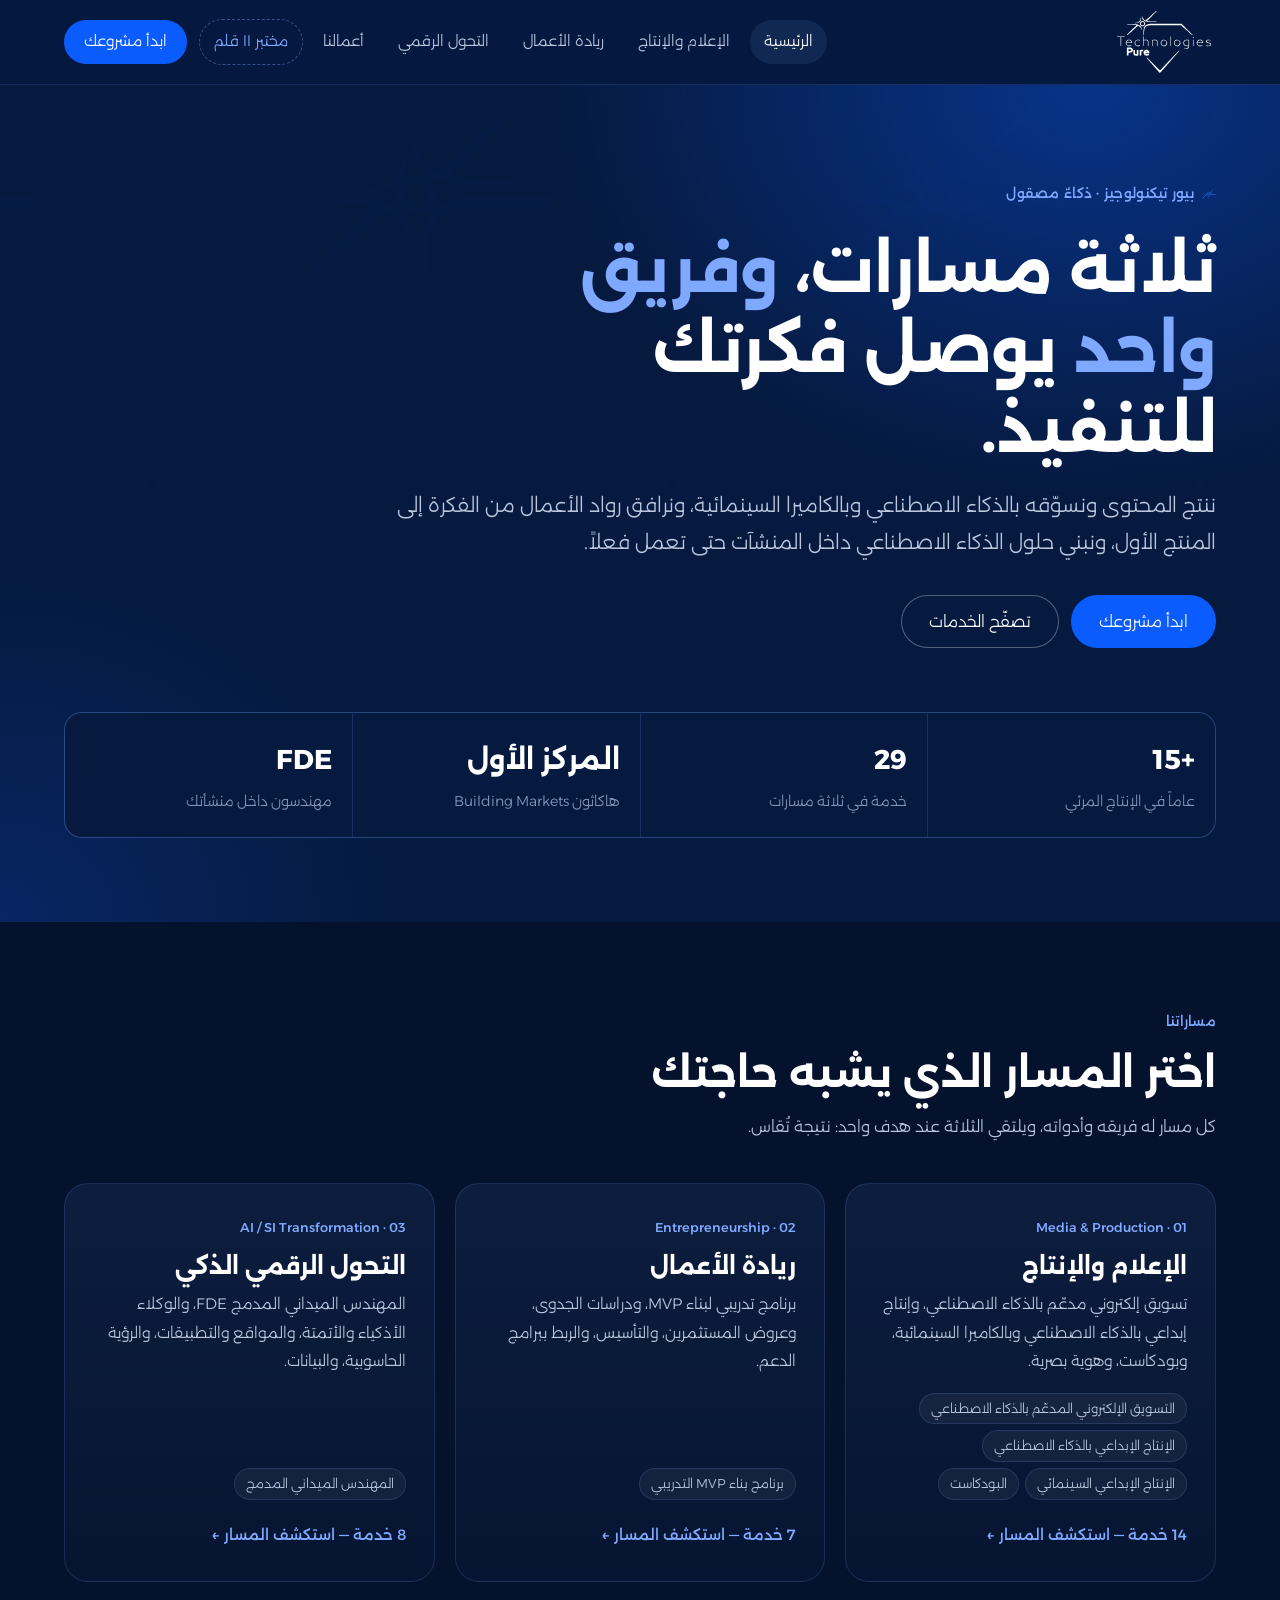
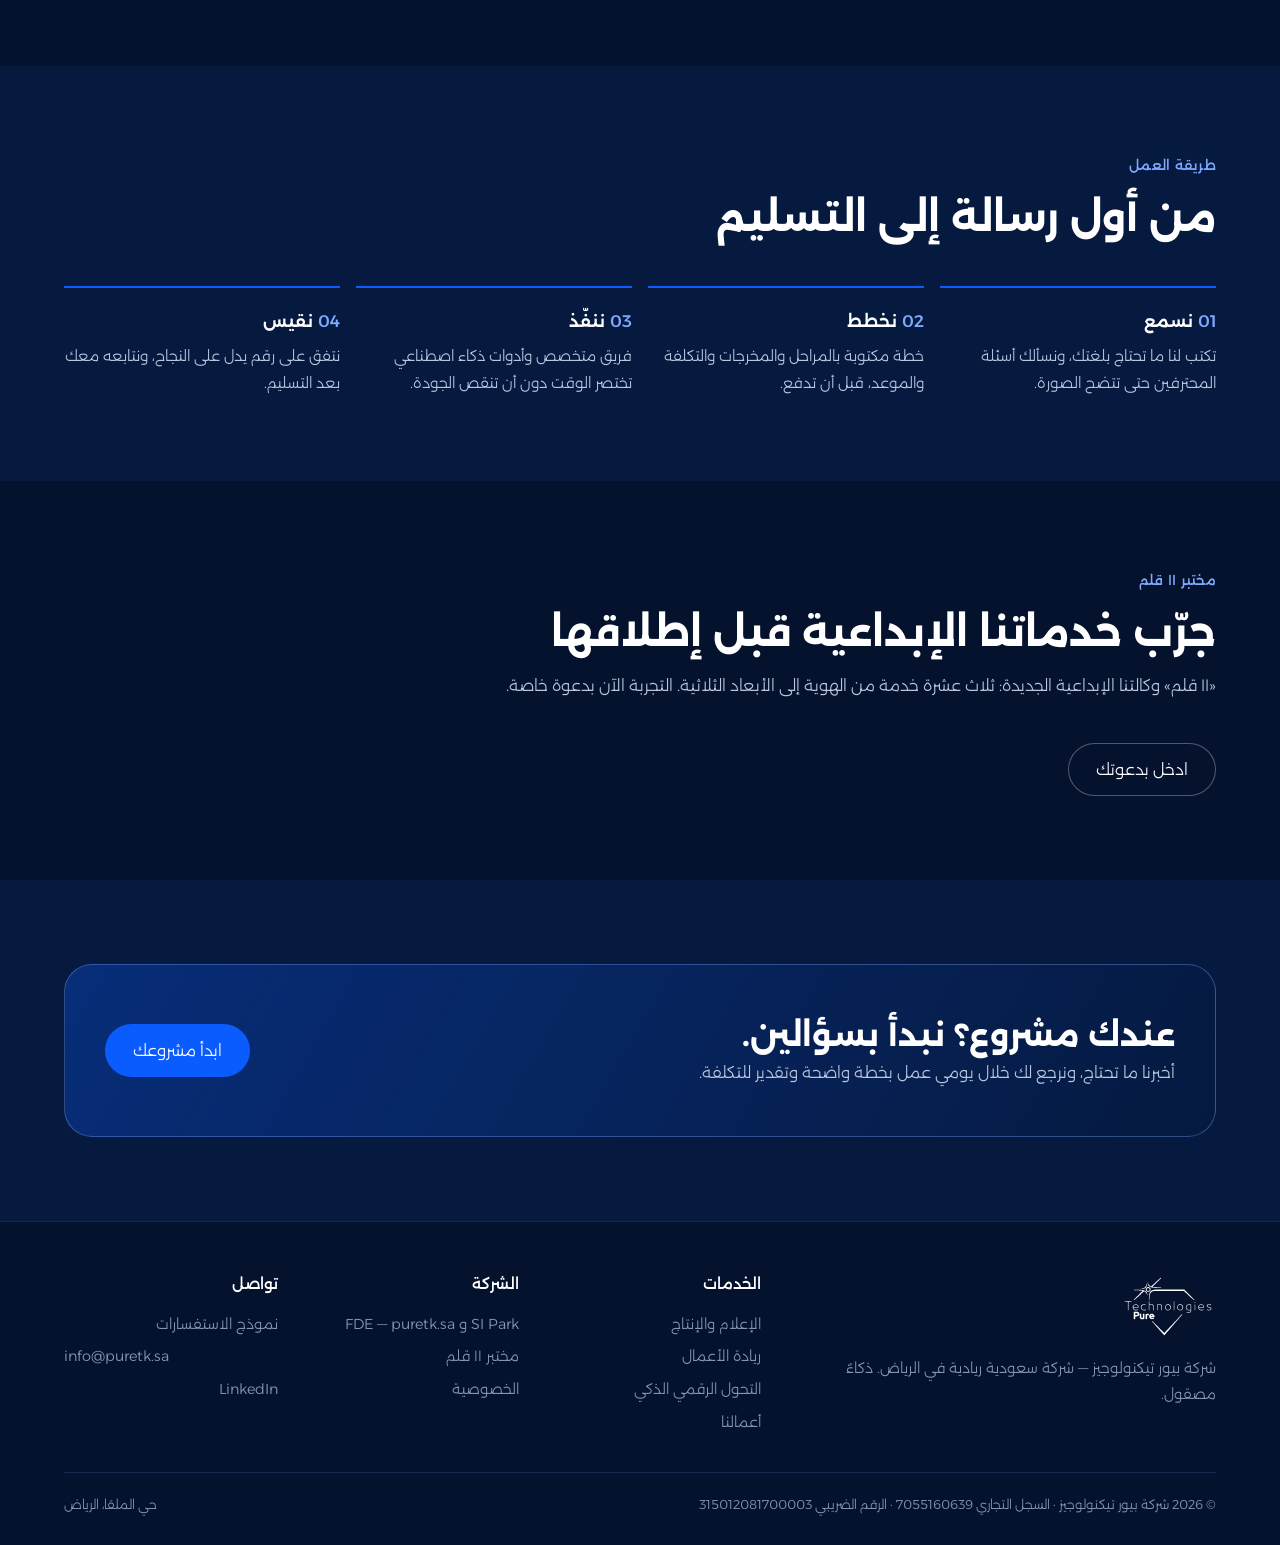
<file: index.html>
<!doctype html>
<html lang="ar" dir="rtl">
<head>
<meta charset="utf-8">
<meta name="viewport" content="width=device-width,initial-scale=1">
<title>خدمات بيور تيكنولوجيز | إعلام وإنتاج، ريادة أعمال، تحول رقمي ذكي</title>
<meta name="description" content="بيور تيكنولوجيز: تسويق وإنتاج إبداعي بالذكاء الاصطناعي وبالكاميرا، وبرنامج بناء MVP وريادة الأعمال، والتحول الرقمي الذكي بالمهندس الميداني المدمج FDE. الرياض.">
<link rel="canonical" href="https://puretk.com.sa/">
<meta property="og:type" content="website">
<meta property="og:title" content="خدمات بيور تيكنولوجيز | إعلام وإنتاج، ريادة أعمال، تحول رقمي ذكي">
<meta property="og:description" content="بيور تيكنولوجيز: تسويق وإنتاج إبداعي بالذكاء الاصطناعي وبالكاميرا، وبرنامج بناء MVP وريادة الأعمال، والتحول الرقمي الذكي بالمهندس الميداني المدمج FDE. الرياض.">
<meta property="og:url" content="https://puretk.com.sa/">
<meta property="og:locale" content="ar_SA">
<meta name="theme-color" content="#061A40">
<link rel="icon" href="/assets/favicon.svg" type="image/svg+xml">
<link rel="apple-touch-icon" href="/assets/apple-touch-icon.png">
<link rel="preconnect" href="https://fonts.googleapis.com">
<link rel="preconnect" href="https://fonts.gstatic.com" crossorigin>
<link href="https://fonts.googleapis.com/css2?family=Alexandria:wght@300;400;500;600;700&display=swap" rel="stylesheet">
<link rel="stylesheet" href="/assets/site.css">
</head>
<body>
<a href="#main" class="hp skip">تخطَّ إلى المحتوى</a>
<header class="site-header"><div class="wrap">
<a class="brand" href="/" aria-label="بيور تيكنولوجيز — الرئيسية"><img src="/assets/logo-en-white.svg" alt="Pure Technologies" width="104" height="73"></a>
<button class="menu-btn" aria-label="القائمة" aria-expanded="false" aria-controls="nav"><span></span><span></span><span></span></button>
<nav class="nav" id="nav">
<a href="/" aria-current=page>الرئيسية</a>
<a href="/media.html">الإعلام والإنتاج</a>
<a href="/entrepreneurship.html">ريادة الأعمال</a>
<a href="/transformation.html">التحول الرقمي</a>
<a href="/work.html">أعمالنا</a>
<a href="/lab/" class="lab">مختبر ١١ قلم</a>
<a href="/contact.html" class="btn">ابدأ مشروعك</a>
</nav>
</div></header>
<main id="main">

<section class="hero"><div class="wrap">
<span class="eyebrow"><img src="/assets/star-blue.svg" alt="">بيور تيكنولوجيز · ذكاءٌ مصقول</span>
<h1>ثلاثة مسارات، <em>وفريق واحد</em> يوصل فكرتك للتنفيذ.</h1>
<p class="lead">ننتج المحتوى ونسوّقه بالذكاء الاصطناعي وبالكاميرا السينمائية، ونرافق رواد الأعمال من الفكرة إلى المنتج الأول، ونبني حلول الذكاء الاصطناعي داخل المنشآت حتى تعمل فعلاً.</p>
<div class="actions"><a class="btn" href="/contact.html">ابدأ مشروعك</a><a class="btn btn-out" href="#tracks">تصفّح الخدمات</a></div>
<div class="stats reveal">
<div><b>+15</b><span>عاماً في الإنتاج المرئي</span></div>
<div><b>29</b><span>خدمة في ثلاثة مسارات</span></div>
<div><b>المركز الأول</b><span>هاكاثون Building Markets</span></div>
<div><b>FDE</b><span>مهندسون داخل منشأتك</span></div>
</div>
</div></section>

<section id="tracks" class="alt"><div class="wrap">
<div class="sec-head reveal"><span class="eyebrow">مساراتنا</span><h2>اختر المسار الذي يشبه حاجتك</h2><p>كل مسار له فريقه وأدواته، ويلتقي الثلاثة عند هدف واحد: نتيجة تُقاس.</p></div>
<div class="tracks"><a class="track reveal" href="/media.html">
<span class="no">01 · Media & Production</span>
<h3>الإعلام والإنتاج</h3>
<p>تسويق إلكتروني مدعّم بالذكاء الاصطناعي، وإنتاج إبداعي بالذكاء الاصطناعي وبالكاميرا السينمائية، وبودكاست، وهوية بصرية.</p>
<ul><li>التسويق الإلكتروني المدعّم بالذكاء الاصطناعي</li><li>الإنتاج الإبداعي بالذكاء الاصطناعي</li><li>الإنتاج الإبداعي السينمائي</li><li>البودكاست</li></ul>
<span class="go">14 خدمة — استكشف المسار ←</span>
</a>
<a class="track reveal" href="/entrepreneurship.html">
<span class="no">02 · Entrepreneurship</span>
<h3>ريادة الأعمال</h3>
<p>برنامج تدريبي لبناء MVP، ودراسات الجدوى، وعروض المستثمرين، والتأسيس، والربط ببرامج الدعم.</p>
<ul><li>برنامج بناء MVP التدريبي</li></ul>
<span class="go">7 خدمة — استكشف المسار ←</span>
</a>
<a class="track reveal" href="/transformation.html">
<span class="no">03 · AI / SI Transformation</span>
<h3>التحول الرقمي الذكي</h3>
<p>المهندس الميداني المدمج FDE، والوكلاء الأذكياء والأتمتة، والمواقع والتطبيقات، والرؤية الحاسوبية، والبيانات.</p>
<ul><li>المهندس الميداني المدمج</li></ul>
<span class="go">8 خدمة — استكشف المسار ←</span>
</a>
</div>
</div></section>

<section><div class="wrap">
<div class="sec-head reveal"><span class="eyebrow">طريقة العمل</span><h2>من أول رسالة إلى التسليم</h2></div>
<div class="steps">
<div class="step reveal"><h3>نسمع</h3><p>تكتب لنا ما تحتاج بلغتك، ونسألك أسئلة المحترفين حتى تتضح الصورة.</p></div>
<div class="step reveal"><h3>نخطط</h3><p>خطة مكتوبة بالمراحل والمخرجات والتكلفة والموعد، قبل أن تدفع.</p></div>
<div class="step reveal"><h3>ننفّذ</h3><p>فريق متخصص وأدوات ذكاء اصطناعي تختصر الوقت دون أن تنقص الجودة.</p></div>
<div class="step reveal"><h3>نقيس</h3><p>نتفق على رقم يدل على النجاح، ونتابعه معك بعد التسليم.</p></div>
</div>
</div></section>

<section class="alt"><div class="wrap">
<div class="sec-head reveal"><span class="eyebrow">مختبر ١١ قلم</span><h2>جرّب خدماتنا الإبداعية قبل إطلاقها</h2><p>«١١ قلم» وكالتنا الإبداعية الجديدة: ثلاث عشرة خدمة من الهوية إلى الأبعاد الثلاثية. التجربة الآن بدعوة خاصة.</p></div>
<a class="btn btn-out" href="/lab/">ادخل بدعوتك</a>
</div></section>
<section><div class="wrap"><div class="cta reveal">
<div><h2>عندك مشروع؟ نبدأ بسؤالين.</h2><p>أخبرنا ما تحتاج، ونرجع لك خلال يومي عمل بخطة واضحة وتقدير للتكلفة.</p></div>
<a class="btn" href="/contact.html">ابدأ مشروعك</a>
</div></div></section>
</main>
<footer class="site-footer"><div class="wrap">
<div class="cols">
<div><a class="brand" href="/"><img src="/assets/logo-en-white.svg" alt="Pure Technologies"></a>
<p>شركة بيور تيكنولوجيز — شركة سعودية ريادية في الرياض. ذكاءٌ مصقول.</p></div>
<div><h4>الخدمات</h4><a href="/media.html">الإعلام والإنتاج</a><a href="/entrepreneurship.html">ريادة الأعمال</a><a href="/transformation.html">التحول الرقمي الذكي</a><a href="/work.html">أعمالنا</a></div>
<div><h4>الشركة</h4><a href="https://puretk.sa">SI Park و FDE — puretk.sa</a><a href="/lab/">مختبر ١١ قلم</a><a href="/privacy.html">الخصوصية</a></div>
<div><h4>تواصل</h4><a href="/contact.html">نموذج الاستفسارات</a><a href="mailto:info@puretk.sa" class="ltr">info@puretk.sa</a><a href="https://www.linkedin.com/company/puretksa" rel="noopener">LinkedIn</a></div>
</div>
<div class="legal"><span>© <span id="yr">2026</span> شركة بيور تيكنولوجيز · السجل التجاري 7055160639 · الرقم الضريبي 315012081700003</span><span>حي الملقا، الرياض</span></div>
</div></footer>
<script src="/assets/site.js" defer></script>
</body>
</html>
</file>
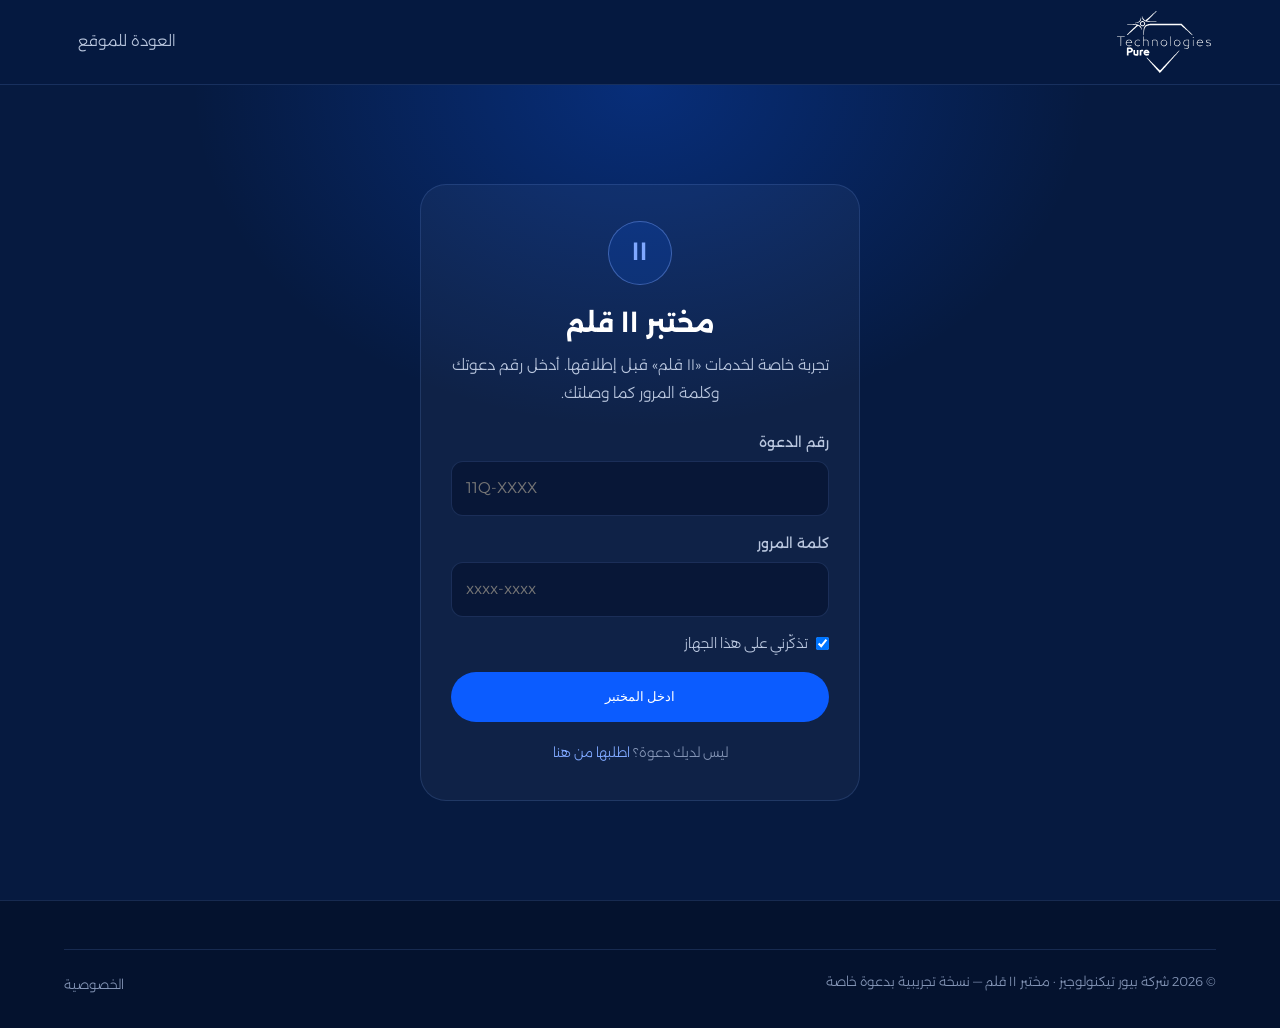
<file: lab/index.html>
<!doctype html>
<html lang="ar" dir="rtl">
<head>
<meta charset="utf-8"><meta name="viewport" content="width=device-width,initial-scale=1">
<title>مختبر ١١ قلم — بدعوة خاصة</title>
<meta name="robots" content="noindex,nofollow">
<meta name="theme-color" content="#061A40">
<link rel="icon" href="/assets/favicon.svg" type="image/svg+xml">
<link rel="preconnect" href="https://fonts.googleapis.com"><link rel="preconnect" href="https://fonts.gstatic.com" crossorigin>
<link href="https://fonts.googleapis.com/css2?family=Alexandria:wght@300;400;500;600;700&display=swap" rel="stylesheet">
<link rel="stylesheet" href="/assets/site.css">
<style>
.gate{min-height:calc(100vh - 85px);display:grid;place-items:center;padding:48px 20px;background:radial-gradient(50% 60% at 50% 0%,rgba(11,92,255,.3),transparent 70%)}
.gate-card{width:100%;max-width:440px;background:var(--card);border:1px solid var(--hair);border-radius:26px;padding:36px 30px;text-align:center}
.gate-card .seal{width:64px;height:64px;margin:0 auto 14px;border-radius:50%;display:grid;place-items:center;background:rgba(11,92,255,.16);border:1px solid rgba(127,168,255,.4);font-size:22px;font-weight:700;color:var(--sky)}
.gate-card h1{font-size:1.6rem;font-weight:700;margin-bottom:6px}
.gate-card p{color:var(--soft);font-size:.93rem;margin-bottom:22px}
.gate-card .field{text-align:start;margin-bottom:14px}
.gate-card .btn{width:100%;margin-top:6px}
.gate-card .rem{display:flex;align-items:center;gap:8px;font-size:.85rem;color:var(--soft);margin:4px 0 10px}
.tools{display:grid;grid-template-columns:repeat(auto-fill,minmax(280px,1fr));gap:16px}
.tool{display:flex;flex-direction:column;background:var(--card);border:1px solid var(--hair);border-radius:var(--r);padding:24px;color:#fff;transition:border-color .2s,transform .2s}
.tool:hover{border-color:rgba(127,168,255,.45);transform:translateY(-3px)}
.tool .n{font-size:.78rem;color:var(--dim)}.tool h3{font-size:1.1rem;font-weight:600;margin:6px 0}.tool p{color:var(--soft);font-size:.9rem;flex:1}.tool .go{color:var(--sky);font-size:.88rem;margin-top:12px}
.tool.main{grid-column:1/-1;background:linear-gradient(120deg,rgba(11,92,255,.25),rgba(127,168,255,.04));border-color:rgba(127,168,255,.4)}
.tool.main h3{font-size:1.4rem}
.who{display:flex;justify-content:space-between;align-items:center;flex-wrap:wrap;gap:12px;margin-bottom:28px;color:var(--soft);font-size:.9rem}
.who button{font:inherit;font-size:.85rem;color:var(--soft);background:none;border:1px solid var(--hair);border-radius:999px;padding:6px 14px;cursor:pointer}
[hidden]{display:none!important}
</style>
</head>
<body>
<header class="site-header"><div class="wrap">
<a class="brand" href="/" aria-label="بيور تيكنولوجيز — الرئيسية"><img src="/assets/logo-en-white.svg" alt="Pure Technologies" width="104" height="73"></a>
<nav class="nav" style="display:flex;position:static;flex-direction:row;background:none;border:0;padding:0"><a href="/">العودة للموقع</a></nav>
</div></header>
<main id="main">

<section class="gate" id="gate">
<form class="gate-card" id="gate-form" autocomplete="off">
<div class="seal">١١</div>
<h1>مختبر ١١ قلم</h1>
<p>تجربة خاصة لخدمات «١١ قلم» قبل إطلاقها. أدخل رقم دعوتك وكلمة المرور كما وصلتك.</p>
<div class="field"><label for="g-code">رقم الدعوة</label><input id="g-code" dir="ltr" placeholder="11Q-XXXX" autocapitalize="characters" spellcheck="false" required></div>
<div class="field"><label for="g-pass">كلمة المرور</label><input id="g-pass" type="password" dir="ltr" placeholder="xxxx-xxxx" spellcheck="false" required></div>
<label class="rem"><input type="checkbox" id="g-rem" checked> تذكّرني على هذا الجهاز</label>
<button class="btn" id="g-btn" type="submit">ادخل المختبر</button>
<div class="status" id="g-status" role="status" aria-live="polite"></div>
<p style="margin:18px 0 0;font-size:.82rem;color:var(--dim)">ليس لديك دعوة؟ <a href="/contact.html?p=other">اطلبها من هنا</a></p>
</form>
</section>

<div id="lab" hidden>
<section class="page-head"><div class="wrap">
<span class="eyebrow">بدعوة خاصة · نسخة تجريبية</span>
<h1>مختبر ١١ قلم</h1>
<p>جرّب خدمات وكالتنا الإبداعية واطلب كما يطلب العميل تماماً. الطلبات هنا تجريبية، وتصلنا مع رقم دعوتك لنتابعها معك. ملاحظاتك أهم ما نريده منك.</p>
</div></section>
<section><div class="wrap">
<div class="who"><span>دخلت بالدعوة <b class="ltr" id="who-code"></b></span><button type="button" id="logout">تسجيل الخروج</button></div>
<div class="tools">
<a class="tool main" href="/lab/open.html?t=platform"><span class="n">01</span><h3>منصة ١١ قلم</h3><p>اطلب أياً من الخدمات الثلاث عشرة كما تطلب قهوة: تسجّل، تحكي عن مشروعك بكلامك، وتتابع طلبك.</p><span class="go">افتح ←</span></a>
<a class="tool" href="/lab/open.html?t=intake"><span class="n">02</span><h3>واجهة العميل</h3><p>عرّفنا بمشروعك بلغتك، ثم نسألك الأسئلة التي يسألها المخرج عادة.</p><span class="go">افتح ←</span></a>
<a class="tool" href="/lab/open.html?t=compass"><span class="n">03</span><h3>بوصلة العلامة</h3><p>خمسة أسئلة عن سبب وجود علامتك وما ترفضه وأين تقف بين البدائل، ومنها نكتب جملة التمركز.</p><span class="go">افتح ←</span></a>
<a class="tool" href="/lab/open.html?t=letters"><span class="n">04</span><h3>مختبر الحرف</h3><p>اكتب اسم علامتك وشاهده على ثمانية هياكل خطوط وبثلاث جرعات.</p><span class="go">افتح ←</span></a>
<a class="tool" href="/lab/open.html?t=offer"><span class="n">05</span><h3>عرض التسويق</h3><p>كيف ننتج محتوى بجودة سينمائية بسرعة الذكاء الاصطناعي، ونربط كل قطعة برقم تراه بنفسك.</p><span class="go">افتح ←</span></a>
<a class="tool" href="/lab/open.html?t=loop"><span class="n">06</span><h3>حلقة التسويق</h3><p>تسويق أسبوعي يتعلّم من نفسه: ما نجح هذا الأسبوع يصنع الأسبوع القادم.</p><span class="go">افتح ←</span></a>
<a class="tool" href="/lab/open.html?t=loop-guide"><span class="n">07</span><h3>دليل خدمة حلقة التسويق</h3><p>الدليل الكامل للخدمة في خمسة فصول.</p><span class="go">افتح ←</span></a>
<a class="tool" href="/lab/open.html?t=article"><span class="n">08</span><h3>مقال: التسويق ليس قمعاً</h3><p>لماذا يدير المشروع الذي يكبر تسويقه كحلقة لا كخط مستقيم.</p><span class="go">افتح ←</span></a>
</div>
</div></section>
<section class="alt"><div class="wrap" style="max-width:820px">
<div class="sec-head"><span class="eyebrow">ملاحظاتك</span><h2>كيف كانت التجربة؟</h2><p>اكتب بصراحة: ما الذي أعجبك، وما الذي حيّرك، وما الذي كنت تتوقع أن تجده.</p></div>
<form class="form-card" id="fb-form" novalidate>
<div class="fields">
<div class="field"><label for="fb-tool">الخدمة</label><select id="fb-tool" name="الخدمة"><option>المختبر عموماً</option><option>منصة ١١ قلم</option><option>واجهة العميل</option><option>بوصلة العلامة</option><option>مختبر الحرف</option><option>عرض التسويق</option><option>حلقة التسويق</option><option>دليل خدمة حلقة التسويق</option><option>مقال: التسويق ليس قمعاً</option></select></div>
<div class="field"><label for="fb-rate">تقييمك</label><select id="fb-rate" name="التقييم"><option>٥ — ممتازة</option><option>٤ — جيدة</option><option>٣ — مقبولة</option><option>٢ — تحتاج عملاً</option><option>١ — لم تعجبني</option></select></div>
<div class="field full"><label for="fb-msg">ملاحظاتك *</label><textarea id="fb-msg" name="الملاحظات" required></textarea></div>
<div class="field"><label for="fb-name">اسمك (اختياري)</label><input id="fb-name" name="الاسم"></div>
<div class="field"><label for="fb-mail">بريدك (اختياري)</label><input id="fb-mail" name="email" type="email" dir="ltr"></div>
</div>
<div class="form-foot"><small>تصلنا ملاحظتك مع رقم دعوتك.</small><button class="btn" id="fb-btn" type="submit">أرسل الملاحظة</button></div>
<div class="status" id="fb-status" role="status" aria-live="polite"></div>
</form>
</div></section>
</div>
</main>
<footer class="site-footer"><div class="wrap"><div class="legal"><span>© 2026 شركة بيور تيكنولوجيز · مختبر ١١ قلم — نسخة تجريبية بدعوة خاصة</span><a href="/privacy.html" style="display:inline">الخصوصية</a></div></div></footer>
<script>window.W3F="af292555-a4c8-4ce2-acbc-2f9631ea6d0f";</script>
<script src="/lab/lab.js"></script>
</body>
</html>
</file>
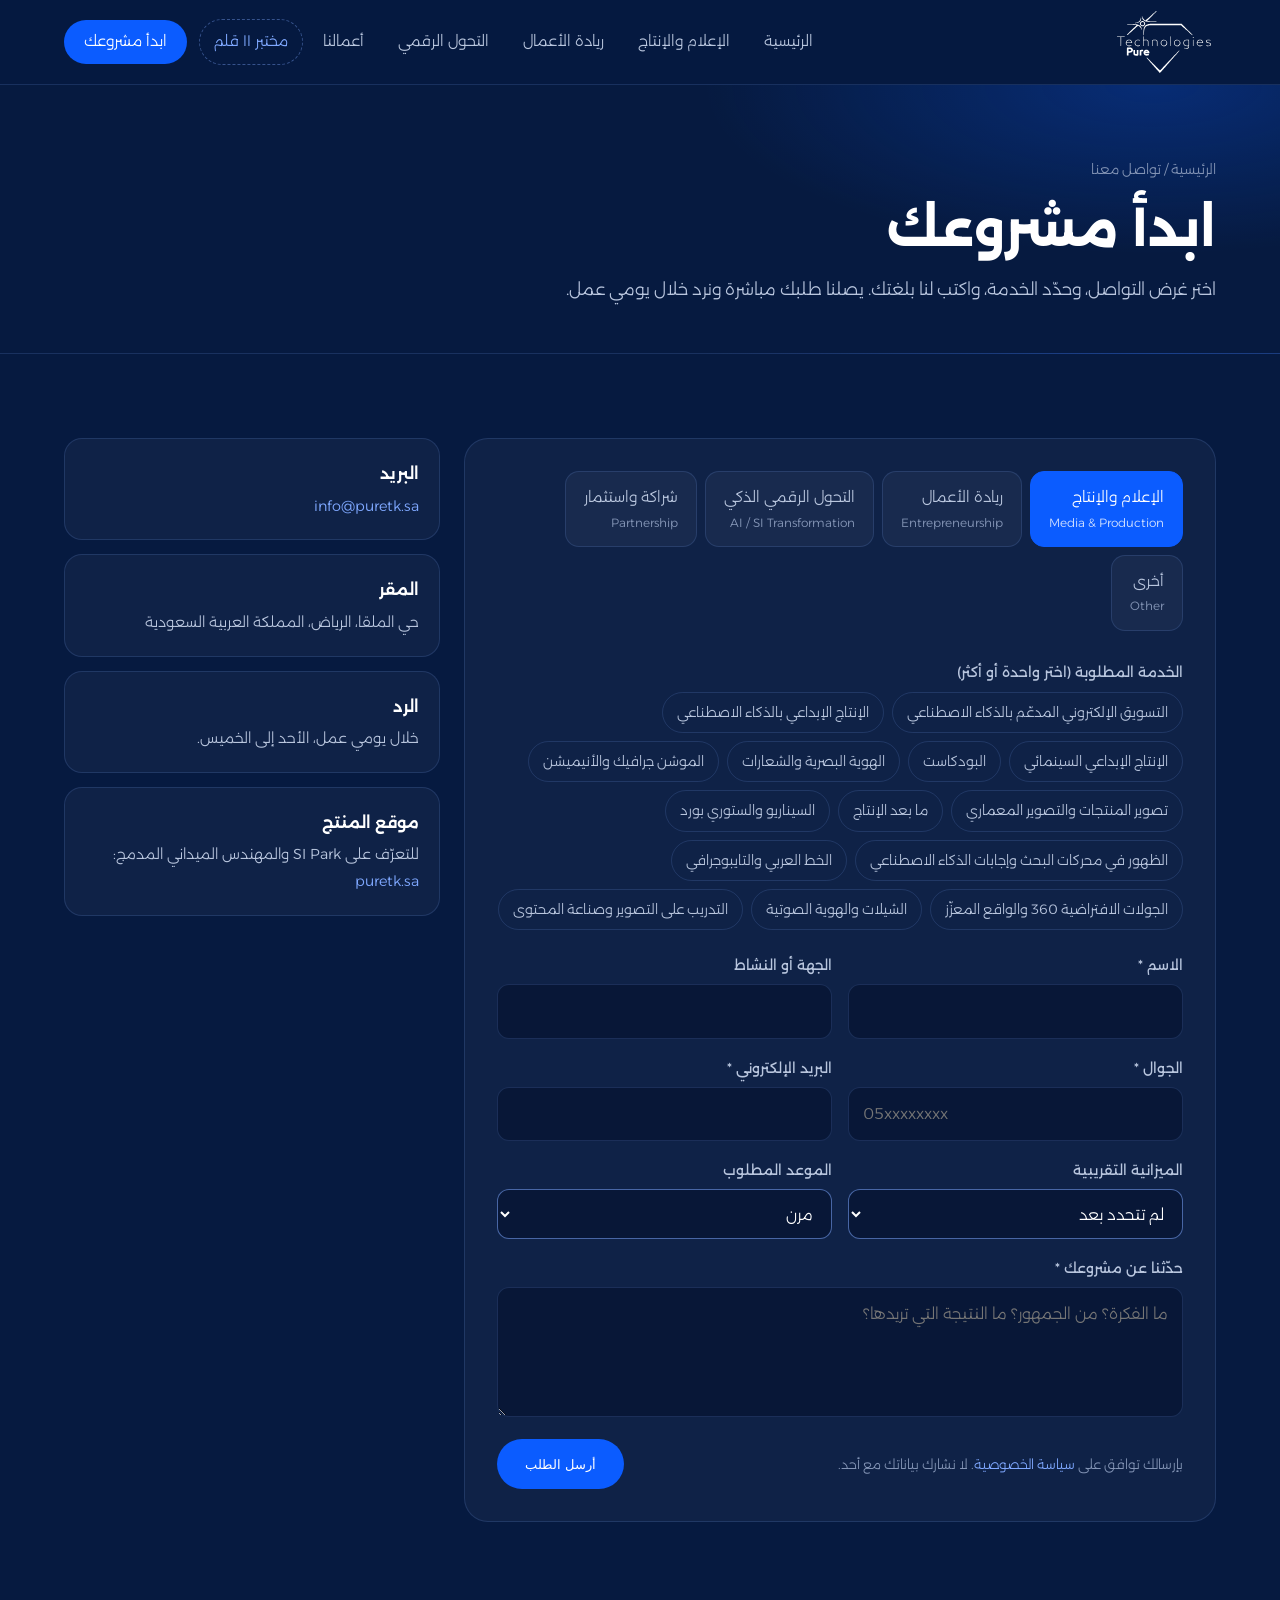
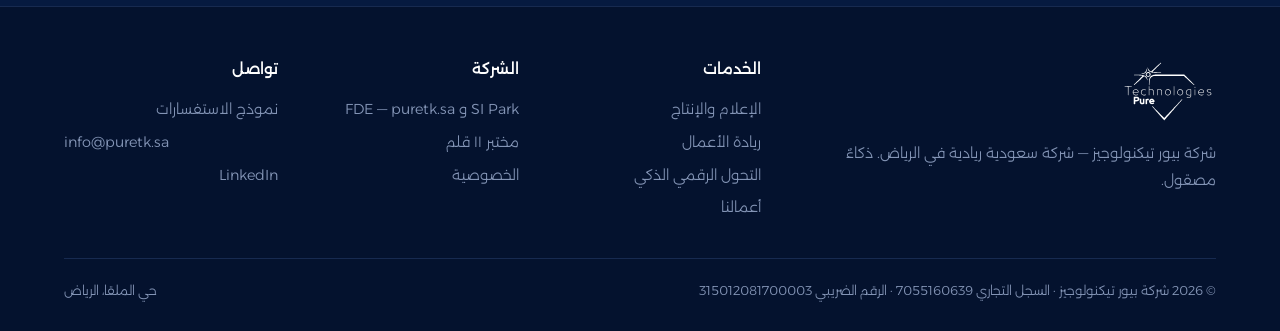
<file: contact.html>
<!doctype html>
<html lang="ar" dir="rtl">
<head>
<meta charset="utf-8">
<meta name="viewport" content="width=device-width,initial-scale=1">
<title>تواصل معنا | خدمات بيور تيكنولوجيز</title>
<meta name="description" content="أرسل طلبك أو استفسارك لبيور تيكنولوجيز: إعلام وإنتاج، ريادة أعمال، تحول رقمي ذكي، شراكات.">
<link rel="canonical" href="https://puretk.com.sa/contact.html">
<meta property="og:type" content="website">
<meta property="og:title" content="تواصل معنا | خدمات بيور تيكنولوجيز">
<meta property="og:description" content="أرسل طلبك أو استفسارك لبيور تيكنولوجيز: إعلام وإنتاج، ريادة أعمال، تحول رقمي ذكي، شراكات.">
<meta property="og:url" content="https://puretk.com.sa/contact.html">
<meta property="og:locale" content="ar_SA">
<meta name="theme-color" content="#061A40">
<link rel="icon" href="/assets/favicon.svg" type="image/svg+xml">
<link rel="apple-touch-icon" href="/assets/apple-touch-icon.png">
<link rel="preconnect" href="https://fonts.googleapis.com">
<link rel="preconnect" href="https://fonts.gstatic.com" crossorigin>
<link href="https://fonts.googleapis.com/css2?family=Alexandria:wght@300;400;500;600;700&display=swap" rel="stylesheet">
<link rel="stylesheet" href="/assets/site.css">
</head>
<body>
<a href="#main" class="hp skip">تخطَّ إلى المحتوى</a>
<header class="site-header"><div class="wrap">
<a class="brand" href="/" aria-label="بيور تيكنولوجيز — الرئيسية"><img src="/assets/logo-en-white.svg" alt="Pure Technologies" width="104" height="73"></a>
<button class="menu-btn" aria-label="القائمة" aria-expanded="false" aria-controls="nav"><span></span><span></span><span></span></button>
<nav class="nav" id="nav">
<a href="/">الرئيسية</a>
<a href="/media.html">الإعلام والإنتاج</a>
<a href="/entrepreneurship.html">ريادة الأعمال</a>
<a href="/transformation.html">التحول الرقمي</a>
<a href="/work.html">أعمالنا</a>
<a href="/lab/" class="lab">مختبر ١١ قلم</a>
<a href="/contact.html" class="btn">ابدأ مشروعك</a>
</nav>
</div></header>
<main id="main">

<section class="page-head"><div class="wrap">
<div class="crumbs"><a href="/">الرئيسية</a> / تواصل معنا</div>
<h1>ابدأ مشروعك</h1>
<p>اختر غرض التواصل، وحدّد الخدمة، واكتب لنا بلغتك. يصلنا طلبك مباشرة ونرد خلال يومي عمل.</p>
</div></section>
<section><div class="wrap contact-grid">
<div class="form-card">
<div class="tabs" role="tablist" aria-label="غرض التواصل"><button type="button" role="tab" data-p="media" aria-selected="true">الإعلام والإنتاج<small>Media & Production</small></button><button type="button" role="tab" data-p="startup" aria-selected="false">ريادة الأعمال<small>Entrepreneurship</small></button><button type="button" role="tab" data-p="ai" aria-selected="false">التحول الرقمي الذكي<small>AI / SI Transformation</small></button><button type="button" role="tab" data-p="partner" aria-selected="false">شراكة واستثمار<small>Partnership</small></button><button type="button" role="tab" data-p="other" aria-selected="false">أخرى<small>Other</small></button></div>
<form id="contact-form" novalidate>
<input type="hidden" name="access_key" value="af292555-a4c8-4ce2-acbc-2f9631ea6d0f">
<input type="checkbox" name="botcheck" class="hp" tabindex="-1" autocomplete="off">
<span class="lbl" id="svc-label">الخدمة المطلوبة (اختر واحدة أو أكثر)</span>
<div class="chips" id="chips" aria-labelledby="svc-label"></div>
<div class="fields">
<div class="field"><label for="f-name">الاسم *</label><input id="f-name" name="الاسم" required autocomplete="name"></div>
<div class="field"><label for="f-org">الجهة أو النشاط</label><input id="f-org" name="الجهة" autocomplete="organization"></div>
<div class="field"><label for="f-phone">الجوال *</label><input id="f-phone" name="الجوال" type="tel" inputmode="tel" required autocomplete="tel" dir="ltr" placeholder="05xxxxxxxx"></div>
<div class="field"><label for="f-email">البريد الإلكتروني *</label><input id="f-email" name="email" type="email" required autocomplete="email" dir="ltr"></div>
<div class="field"><label for="f-budget">الميزانية التقريبية</label><select id="f-budget" name="الميزانية"><option value="">لم تتحدد بعد</option><option>أقل من 10,000 ريال</option><option>10,000 – 50,000 ريال</option><option>50,000 – 150,000 ريال</option><option>أكثر من 150,000 ريال</option></select></div>
<div class="field"><label for="f-time">الموعد المطلوب</label><select id="f-time" name="الموعد"><option value="">مرن</option><option>عاجل — خلال أسبوعين</option><option>خلال شهر</option><option>خلال ثلاثة أشهر</option></select></div>
<div class="field full"><label for="f-msg">حدّثنا عن مشروعك *</label><textarea id="f-msg" name="التفاصيل" required placeholder="ما الفكرة؟ من الجمهور؟ ما النتيجة التي تريدها؟"></textarea></div>
</div>
<div class="form-foot"><small>بإرسالك توافق على <a href="/privacy.html">سياسة الخصوصية</a>. لا نشارك بياناتك مع أحد.</small><button class="btn" type="submit" id="send">أرسل الطلب</button></div>
<div class="status" id="status" role="status" aria-live="polite"></div>
</form>
</div>
<aside class="side-info">
<div><b>البريد</b><p><a class="ltr" href="mailto:info@puretk.sa">info@puretk.sa</a></p></div>
<div><b>المقر</b><p>حي الملقا، الرياض، المملكة العربية السعودية</p></div>
<div><b>الرد</b><p>خلال يومي عمل، الأحد إلى الخميس.</p></div>
<div><b>موقع المنتج</b><p>للتعرّف على SI Park والمهندس الميداني المدمج: <a href="https://puretk.sa">puretk.sa</a></p></div>
</aside>
</div></section>
<script>window.SVC={"media": [["ai-marketing", "التسويق الإلكتروني المدعّم بالذكاء الاصطناعي"], ["ai-production", "الإنتاج الإبداعي بالذكاء الاصطناعي"], ["cinema", "الإنتاج الإبداعي السينمائي"], ["podcast", "البودكاست"], ["brand", "الهوية البصرية والشعارات"], ["motion", "الموشن جرافيك والأنيميشن"], ["photo", "تصوير المنتجات والتصوير المعماري"], ["post", "ما بعد الإنتاج"], ["script", "السيناريو والستوري بورد"], ["seo", "الظهور في محركات البحث وإجابات الذكاء الاصطناعي"], ["calligraphy", "الخط العربي والتايبوجرافي"], ["tour360", "الجولات الافتراضية 360 والواقع المعزّز"], ["sheila", "الشيلات والهوية الصوتية"], ["training-media", "التدريب على التصوير وصناعة المحتوى"]], "startup": [["mvp", "برنامج بناء MVP التدريبي"], ["feasibility", "دراسات الجدوى وخطط العمل"], ["pitch", "عروض المستثمرين والنموذج المالي"], ["setup", "التأسيس والامتثال"], ["support-programs", "الربط ببرامج الدعم والمسرّعات"], ["launch-identity", "هوية الإطلاق"], ["mentoring", "الإرشاد ومرافقة النمو"]], "ai": [["fde", "المهندس الميداني المدمج (FDE)"], ["ai-strategy", "استشارات واستراتيجية الذكاء الاصطناعي"], ["agents", "الوكلاء الأذكياء وأتمتة الأعمال"], ["web-apps", "المواقع والتطبيقات والمنصات"], ["vision", "الرؤية الحاسوبية وإنترنت الأشياء"], ["data", "البيانات ولوحات المؤشرات"], ["ai-training", "تمكين الفرق وتدريبها على الذكاء الاصطناعي"], ["governance", "حوكمة البيانات والامتثال"]], "partner": [["partner-invest", "استثمار في الشركة أو SI Park"], ["partner-strategic", "شراكة استراتيجية"], ["partner-reseller", "تمثيل أو إعادة بيع خدماتنا"], ["partner-gov", "تعاون مع جهة حكومية"]], "other": [["job", "توظيف أو تدريب تعاوني"], ["media-press", "إعلام وصحافة"], ["general", "استفسار عام"]]};window.TABS={"media": "الإعلام والإنتاج", "startup": "ريادة الأعمال", "ai": "التحول الرقمي الذكي", "partner": "شراكة واستثمار", "other": "أخرى"};</script>
</main>
<footer class="site-footer"><div class="wrap">
<div class="cols">
<div><a class="brand" href="/"><img src="/assets/logo-en-white.svg" alt="Pure Technologies"></a>
<p>شركة بيور تيكنولوجيز — شركة سعودية ريادية في الرياض. ذكاءٌ مصقول.</p></div>
<div><h4>الخدمات</h4><a href="/media.html">الإعلام والإنتاج</a><a href="/entrepreneurship.html">ريادة الأعمال</a><a href="/transformation.html">التحول الرقمي الذكي</a><a href="/work.html">أعمالنا</a></div>
<div><h4>الشركة</h4><a href="https://puretk.sa">SI Park و FDE — puretk.sa</a><a href="/lab/">مختبر ١١ قلم</a><a href="/privacy.html">الخصوصية</a></div>
<div><h4>تواصل</h4><a href="/contact.html">نموذج الاستفسارات</a><a href="mailto:info@puretk.sa" class="ltr">info@puretk.sa</a><a href="https://www.linkedin.com/company/puretksa" rel="noopener">LinkedIn</a></div>
</div>
<div class="legal"><span>© <span id="yr">2026</span> شركة بيور تيكنولوجيز · السجل التجاري 7055160639 · الرقم الضريبي 315012081700003</span><span>حي الملقا، الرياض</span></div>
</div></footer>
<script src="/assets/site.js" defer></script>
</body>
</html>
</file>
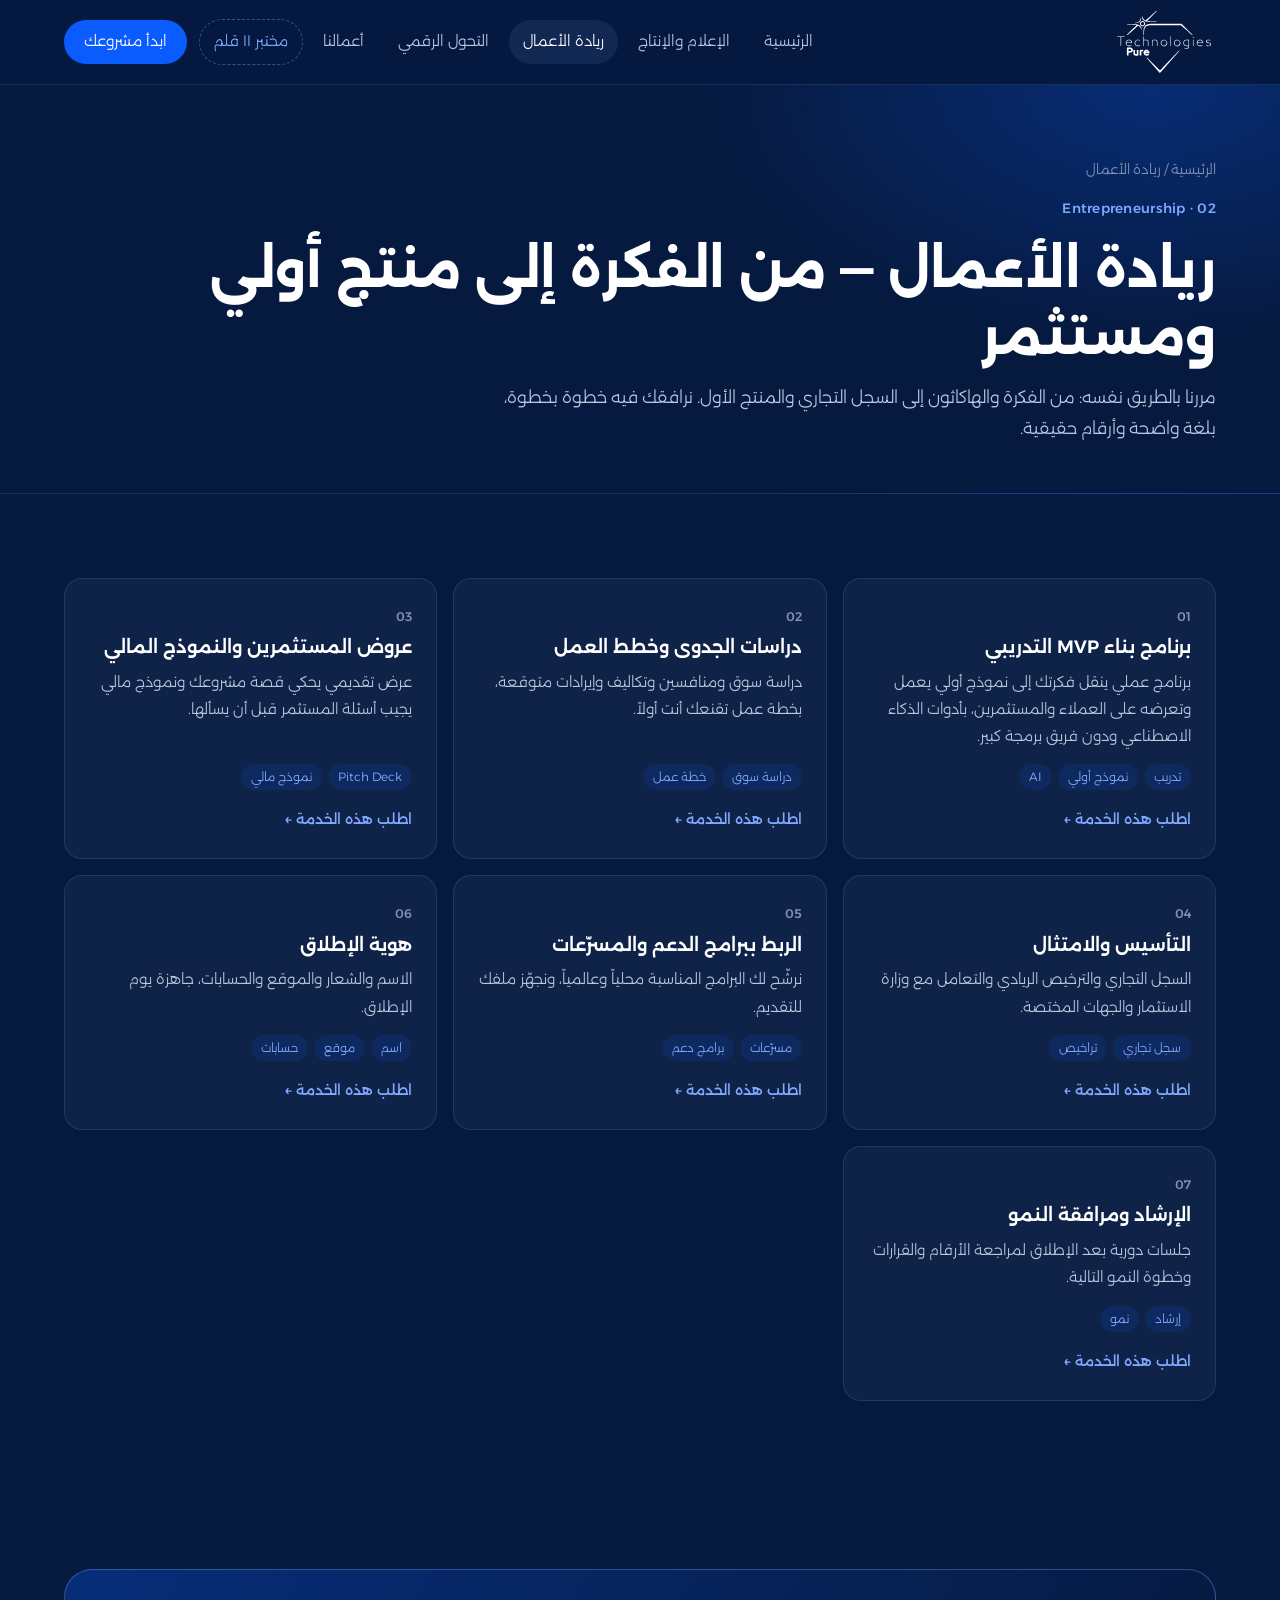
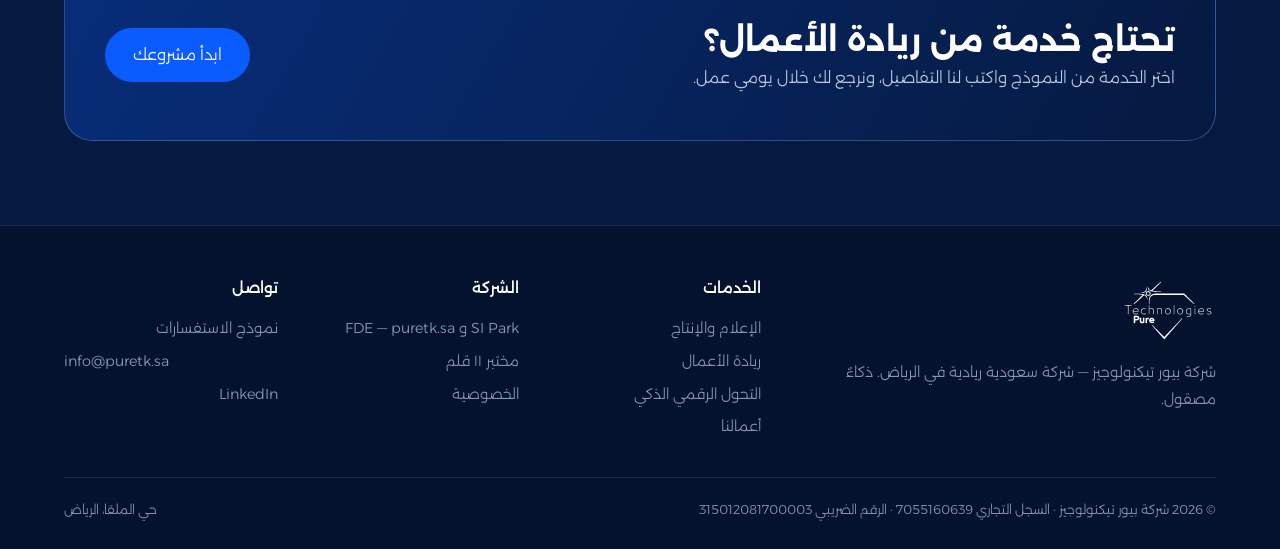
<file: entrepreneurship.html>
<!doctype html>
<html lang="ar" dir="rtl">
<head>
<meta charset="utf-8">
<meta name="viewport" content="width=device-width,initial-scale=1">
<title>ريادة الأعمال | خدمات بيور تيكنولوجيز</title>
<meta name="description" content="مررنا بالطريق نفسه: من الفكرة والهاكاثون إلى السجل التجاري والمنتج الأول. نرافقك فيه خطوة بخطوة، بلغة واضحة وأرقام حقيقية.">
<link rel="canonical" href="https://puretk.com.sa/entrepreneurship.html">
<meta property="og:type" content="website">
<meta property="og:title" content="ريادة الأعمال | خدمات بيور تيكنولوجيز">
<meta property="og:description" content="مررنا بالطريق نفسه: من الفكرة والهاكاثون إلى السجل التجاري والمنتج الأول. نرافقك فيه خطوة بخطوة، بلغة واضحة وأرقام حقيقية.">
<meta property="og:url" content="https://puretk.com.sa/entrepreneurship.html">
<meta property="og:locale" content="ar_SA">
<meta name="theme-color" content="#061A40">
<link rel="icon" href="/assets/favicon.svg" type="image/svg+xml">
<link rel="apple-touch-icon" href="/assets/apple-touch-icon.png">
<link rel="preconnect" href="https://fonts.googleapis.com">
<link rel="preconnect" href="https://fonts.gstatic.com" crossorigin>
<link href="https://fonts.googleapis.com/css2?family=Alexandria:wght@300;400;500;600;700&display=swap" rel="stylesheet">
<link rel="stylesheet" href="/assets/site.css">
</head>
<body>
<a href="#main" class="hp skip">تخطَّ إلى المحتوى</a>
<header class="site-header"><div class="wrap">
<a class="brand" href="/" aria-label="بيور تيكنولوجيز — الرئيسية"><img src="/assets/logo-en-white.svg" alt="Pure Technologies" width="104" height="73"></a>
<button class="menu-btn" aria-label="القائمة" aria-expanded="false" aria-controls="nav"><span></span><span></span><span></span></button>
<nav class="nav" id="nav">
<a href="/">الرئيسية</a>
<a href="/media.html">الإعلام والإنتاج</a>
<a href="/entrepreneurship.html" aria-current=page>ريادة الأعمال</a>
<a href="/transformation.html">التحول الرقمي</a>
<a href="/work.html">أعمالنا</a>
<a href="/lab/" class="lab">مختبر ١١ قلم</a>
<a href="/contact.html" class="btn">ابدأ مشروعك</a>
</nav>
</div></header>
<main id="main">

<section class="page-head"><div class="wrap">
<div class="crumbs"><a href="/">الرئيسية</a> / ريادة الأعمال</div>
<span class="eyebrow" style="margin-top:14px">02 · Entrepreneurship</span>
<h1>ريادة الأعمال — من الفكرة إلى منتج أولي ومستثمر</h1>
<p>مررنا بالطريق نفسه: من الفكرة والهاكاثون إلى السجل التجاري والمنتج الأول. نرافقك فيه خطوة بخطوة، بلغة واضحة وأرقام حقيقية.</p>
</div></section>
<section><div class="wrap">
<div class="svc-grid"><article class="svc reveal" id="mvp">
<span class="num">01</span>
<h3>برنامج بناء MVP التدريبي</h3>
<p>برنامج عملي ينقل فكرتك إلى نموذج أولي يعمل وتعرضه على العملاء والمستثمرين، بأدوات الذكاء الاصطناعي ودون فريق برمجة كبير.</p>
<div class="tags"><span>تدريب</span><span>نموذج أولي</span><span>AI</span></div>
<a class="ask" href="/contact.html?p=startup&s=mvp">اطلب هذه الخدمة ←</a>
</article>
<article class="svc reveal" id="feasibility">
<span class="num">02</span>
<h3>دراسات الجدوى وخطط العمل</h3>
<p>دراسة سوق ومنافسين وتكاليف وإيرادات متوقعة، بخطة عمل تقنعك أنت أولاً.</p>
<div class="tags"><span>دراسة سوق</span><span>خطة عمل</span></div>
<a class="ask" href="/contact.html?p=startup&s=feasibility">اطلب هذه الخدمة ←</a>
</article>
<article class="svc reveal" id="pitch">
<span class="num">03</span>
<h3>عروض المستثمرين والنموذج المالي</h3>
<p>عرض تقديمي يحكي قصة مشروعك ونموذج مالي يجيب أسئلة المستثمر قبل أن يسألها.</p>
<div class="tags"><span>Pitch Deck</span><span>نموذج مالي</span></div>
<a class="ask" href="/contact.html?p=startup&s=pitch">اطلب هذه الخدمة ←</a>
</article>
<article class="svc reveal" id="setup">
<span class="num">04</span>
<h3>التأسيس والامتثال</h3>
<p>السجل التجاري والترخيص الريادي والتعامل مع وزارة الاستثمار والجهات المختصة.</p>
<div class="tags"><span>سجل تجاري</span><span>تراخيص</span></div>
<a class="ask" href="/contact.html?p=startup&s=setup">اطلب هذه الخدمة ←</a>
</article>
<article class="svc reveal" id="support-programs">
<span class="num">05</span>
<h3>الربط ببرامج الدعم والمسرّعات</h3>
<p>نرشّح لك البرامج المناسبة محلياً وعالمياً، ونجهّز ملفك للتقديم.</p>
<div class="tags"><span>مسرّعات</span><span>برامج دعم</span></div>
<a class="ask" href="/contact.html?p=startup&s=support-programs">اطلب هذه الخدمة ←</a>
</article>
<article class="svc reveal" id="launch-identity">
<span class="num">06</span>
<h3>هوية الإطلاق</h3>
<p>الاسم والشعار والموقع والحسابات، جاهزة يوم الإطلاق.</p>
<div class="tags"><span>اسم</span><span>موقع</span><span>حسابات</span></div>
<a class="ask" href="/contact.html?p=startup&s=launch-identity">اطلب هذه الخدمة ←</a>
</article>
<article class="svc reveal" id="mentoring">
<span class="num">07</span>
<h3>الإرشاد ومرافقة النمو</h3>
<p>جلسات دورية بعد الإطلاق لمراجعة الأرقام والقرارات وخطوة النمو التالية.</p>
<div class="tags"><span>إرشاد</span><span>نمو</span></div>
<a class="ask" href="/contact.html?p=startup&s=mentoring">اطلب هذه الخدمة ←</a>
</article>
</div>
</div></section>
<section><div class="wrap"><div class="cta reveal">
<div><h2>تحتاج خدمة من ريادة الأعمال؟</h2><p>اختر الخدمة من النموذج واكتب لنا التفاصيل، ونرجع لك خلال يومي عمل.</p></div>
<a class="btn" href="/contact.html">ابدأ مشروعك</a>
</div></div></section>
</main>
<footer class="site-footer"><div class="wrap">
<div class="cols">
<div><a class="brand" href="/"><img src="/assets/logo-en-white.svg" alt="Pure Technologies"></a>
<p>شركة بيور تيكنولوجيز — شركة سعودية ريادية في الرياض. ذكاءٌ مصقول.</p></div>
<div><h4>الخدمات</h4><a href="/media.html">الإعلام والإنتاج</a><a href="/entrepreneurship.html">ريادة الأعمال</a><a href="/transformation.html">التحول الرقمي الذكي</a><a href="/work.html">أعمالنا</a></div>
<div><h4>الشركة</h4><a href="https://puretk.sa">SI Park و FDE — puretk.sa</a><a href="/lab/">مختبر ١١ قلم</a><a href="/privacy.html">الخصوصية</a></div>
<div><h4>تواصل</h4><a href="/contact.html">نموذج الاستفسارات</a><a href="mailto:info@puretk.sa" class="ltr">info@puretk.sa</a><a href="https://www.linkedin.com/company/puretksa" rel="noopener">LinkedIn</a></div>
</div>
<div class="legal"><span>© <span id="yr">2026</span> شركة بيور تيكنولوجيز · السجل التجاري 7055160639 · الرقم الضريبي 315012081700003</span><span>حي الملقا، الرياض</span></div>
</div></footer>
<script src="/assets/site.js" defer></script>
</body>
</html>
</file>
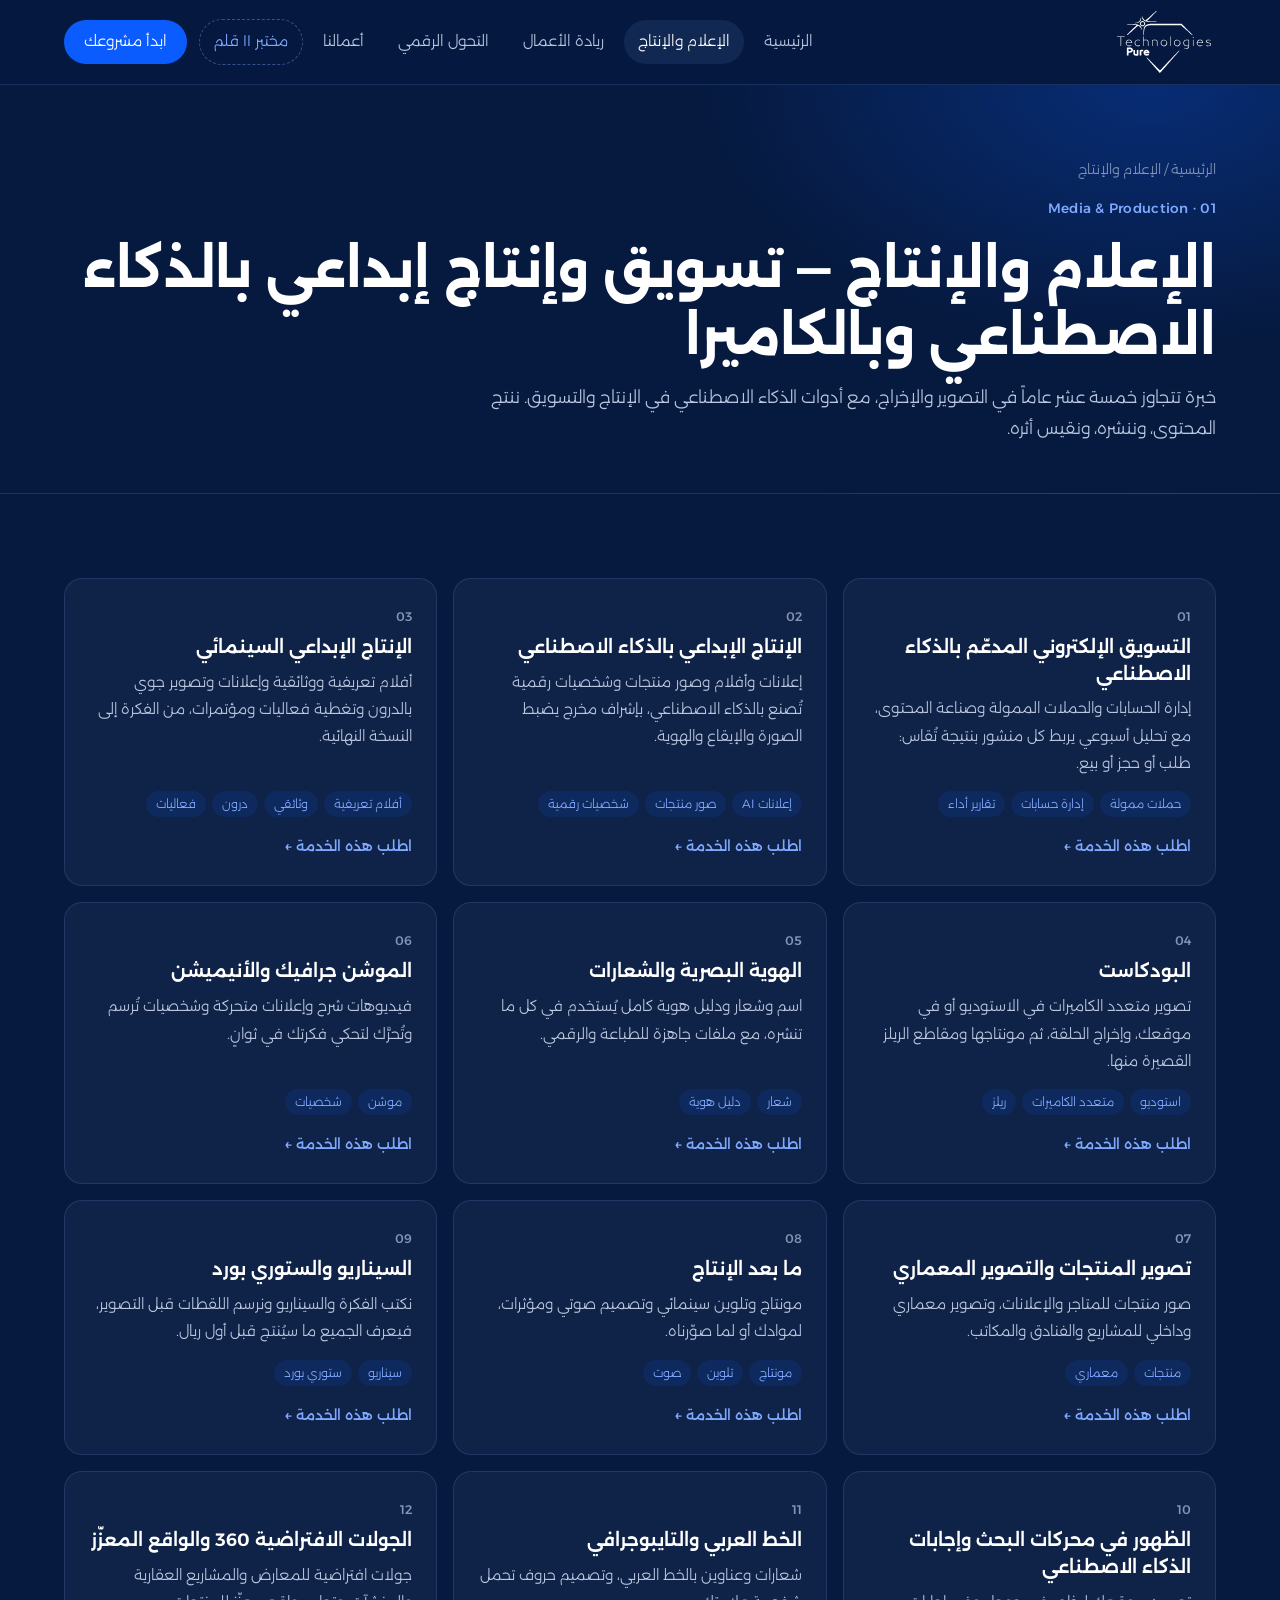
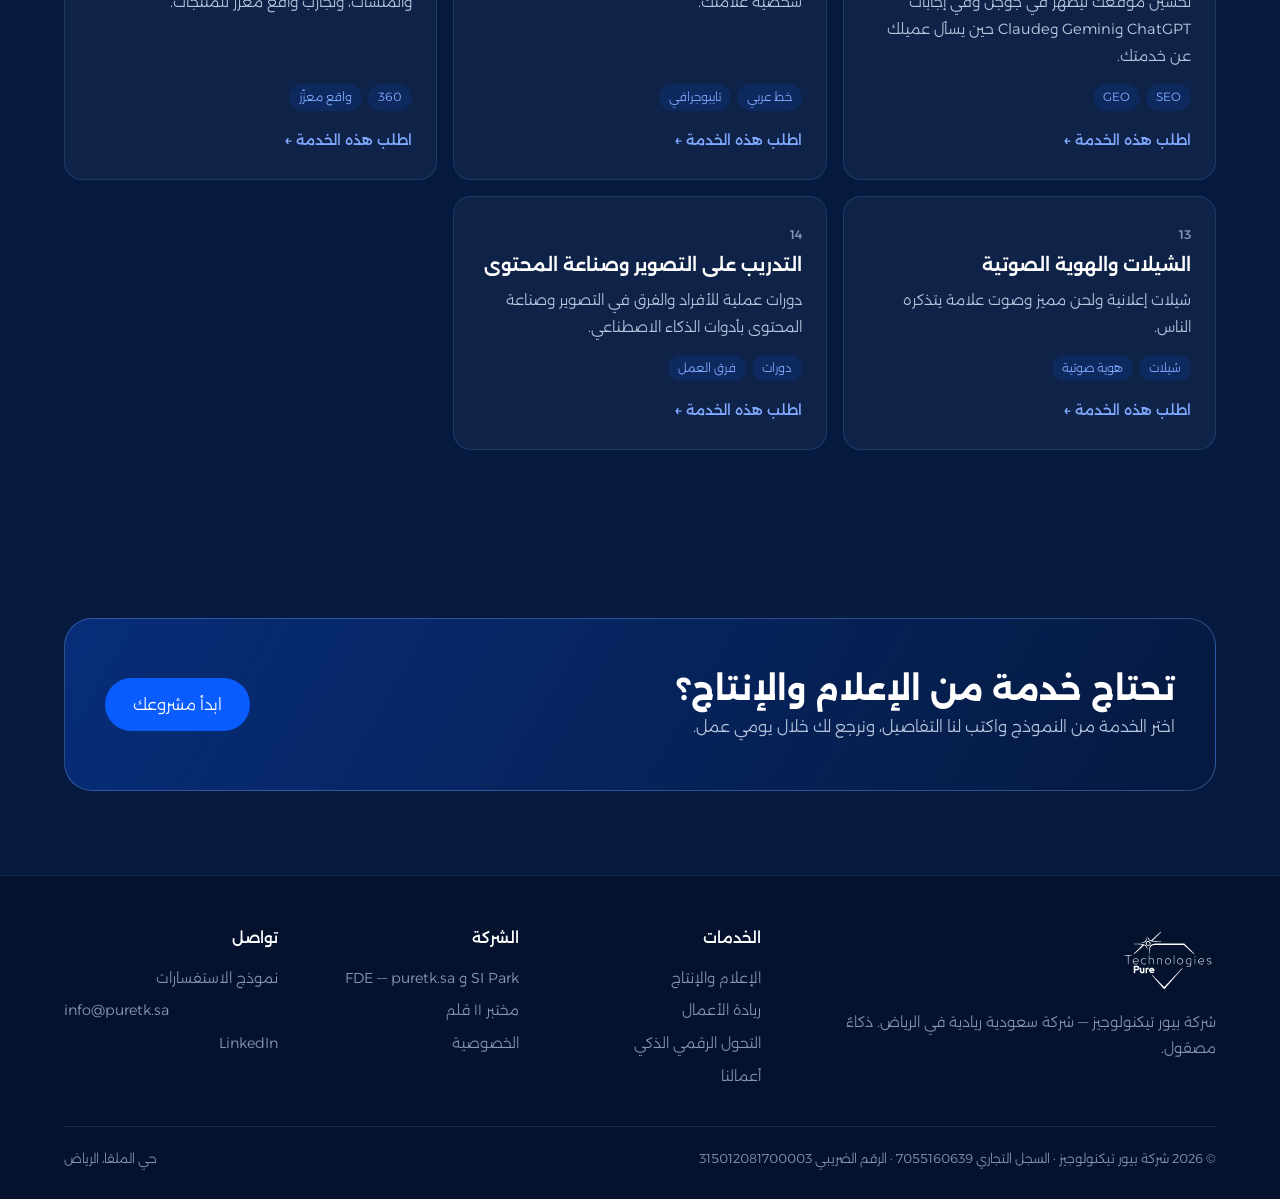
<file: media.html>
<!doctype html>
<html lang="ar" dir="rtl">
<head>
<meta charset="utf-8">
<meta name="viewport" content="width=device-width,initial-scale=1">
<title>الإعلام والإنتاج | خدمات بيور تيكنولوجيز</title>
<meta name="description" content="خبرة تتجاوز خمسة عشر عاماً في التصوير والإخراج، مع أدوات الذكاء الاصطناعي في الإنتاج والتسويق. ننتج المحتوى، وننشره، ونقيس أثره.">
<link rel="canonical" href="https://puretk.com.sa/media.html">
<meta property="og:type" content="website">
<meta property="og:title" content="الإعلام والإنتاج | خدمات بيور تيكنولوجيز">
<meta property="og:description" content="خبرة تتجاوز خمسة عشر عاماً في التصوير والإخراج، مع أدوات الذكاء الاصطناعي في الإنتاج والتسويق. ننتج المحتوى، وننشره، ونقيس أثره.">
<meta property="og:url" content="https://puretk.com.sa/media.html">
<meta property="og:locale" content="ar_SA">
<meta name="theme-color" content="#061A40">
<link rel="icon" href="/assets/favicon.svg" type="image/svg+xml">
<link rel="apple-touch-icon" href="/assets/apple-touch-icon.png">
<link rel="preconnect" href="https://fonts.googleapis.com">
<link rel="preconnect" href="https://fonts.gstatic.com" crossorigin>
<link href="https://fonts.googleapis.com/css2?family=Alexandria:wght@300;400;500;600;700&display=swap" rel="stylesheet">
<link rel="stylesheet" href="/assets/site.css">
</head>
<body>
<a href="#main" class="hp skip">تخطَّ إلى المحتوى</a>
<header class="site-header"><div class="wrap">
<a class="brand" href="/" aria-label="بيور تيكنولوجيز — الرئيسية"><img src="/assets/logo-en-white.svg" alt="Pure Technologies" width="104" height="73"></a>
<button class="menu-btn" aria-label="القائمة" aria-expanded="false" aria-controls="nav"><span></span><span></span><span></span></button>
<nav class="nav" id="nav">
<a href="/">الرئيسية</a>
<a href="/media.html" aria-current=page>الإعلام والإنتاج</a>
<a href="/entrepreneurship.html">ريادة الأعمال</a>
<a href="/transformation.html">التحول الرقمي</a>
<a href="/work.html">أعمالنا</a>
<a href="/lab/" class="lab">مختبر ١١ قلم</a>
<a href="/contact.html" class="btn">ابدأ مشروعك</a>
</nav>
</div></header>
<main id="main">

<section class="page-head"><div class="wrap">
<div class="crumbs"><a href="/">الرئيسية</a> / الإعلام والإنتاج</div>
<span class="eyebrow" style="margin-top:14px">01 · Media & Production</span>
<h1>الإعلام والإنتاج — تسويق وإنتاج إبداعي بالذكاء الاصطناعي وبالكاميرا</h1>
<p>خبرة تتجاوز خمسة عشر عاماً في التصوير والإخراج، مع أدوات الذكاء الاصطناعي في الإنتاج والتسويق. ننتج المحتوى، وننشره، ونقيس أثره.</p>
</div></section>
<section><div class="wrap">
<div class="svc-grid"><article class="svc reveal" id="ai-marketing">
<span class="num">01</span>
<h3>التسويق الإلكتروني المدعّم بالذكاء الاصطناعي</h3>
<p>إدارة الحسابات والحملات الممولة وصناعة المحتوى، مع تحليل أسبوعي يربط كل منشور بنتيجة تُقاس: طلب أو حجز أو بيع.</p>
<div class="tags"><span>حملات ممولة</span><span>إدارة حسابات</span><span>تقارير أداء</span></div>
<a class="ask" href="/contact.html?p=media&s=ai-marketing">اطلب هذه الخدمة ←</a>
</article>
<article class="svc reveal" id="ai-production">
<span class="num">02</span>
<h3>الإنتاج الإبداعي بالذكاء الاصطناعي</h3>
<p>إعلانات وأفلام وصور منتجات وشخصيات رقمية تُصنع بالذكاء الاصطناعي، بإشراف مخرج يضبط الصورة والإيقاع والهوية.</p>
<div class="tags"><span>إعلانات AI</span><span>صور منتجات</span><span>شخصيات رقمية</span></div>
<a class="ask" href="/contact.html?p=media&s=ai-production">اطلب هذه الخدمة ←</a>
</article>
<article class="svc reveal" id="cinema">
<span class="num">03</span>
<h3>الإنتاج الإبداعي السينمائي</h3>
<p>أفلام تعريفية ووثائقية وإعلانات وتصوير جوي بالدرون وتغطية فعاليات ومؤتمرات، من الفكرة إلى النسخة النهائية.</p>
<div class="tags"><span>أفلام تعريفية</span><span>وثائقي</span><span>درون</span><span>فعاليات</span></div>
<a class="ask" href="/contact.html?p=media&s=cinema">اطلب هذه الخدمة ←</a>
</article>
<article class="svc reveal" id="podcast">
<span class="num">04</span>
<h3>البودكاست</h3>
<p>تصوير متعدد الكاميرات في الاستوديو أو في موقعك، وإخراج الحلقة، ثم مونتاجها ومقاطع الريلز القصيرة منها.</p>
<div class="tags"><span>استوديو</span><span>متعدد الكاميرات</span><span>ريلز</span></div>
<a class="ask" href="/contact.html?p=media&s=podcast">اطلب هذه الخدمة ←</a>
</article>
<article class="svc reveal" id="brand">
<span class="num">05</span>
<h3>الهوية البصرية والشعارات</h3>
<p>اسم وشعار ودليل هوية كامل يُستخدم في كل ما تنشره، مع ملفات جاهزة للطباعة والرقمي.</p>
<div class="tags"><span>شعار</span><span>دليل هوية</span></div>
<a class="ask" href="/contact.html?p=media&s=brand">اطلب هذه الخدمة ←</a>
</article>
<article class="svc reveal" id="motion">
<span class="num">06</span>
<h3>الموشن جرافيك والأنيميشن</h3>
<p>فيديوهات شرح وإعلانات متحركة وشخصيات تُرسم وتُحرَّك لتحكي فكرتك في ثوانٍ.</p>
<div class="tags"><span>موشن</span><span>شخصيات</span></div>
<a class="ask" href="/contact.html?p=media&s=motion">اطلب هذه الخدمة ←</a>
</article>
<article class="svc reveal" id="photo">
<span class="num">07</span>
<h3>تصوير المنتجات والتصوير المعماري</h3>
<p>صور منتجات للمتاجر والإعلانات، وتصوير معماري وداخلي للمشاريع والفنادق والمكاتب.</p>
<div class="tags"><span>منتجات</span><span>معماري</span></div>
<a class="ask" href="/contact.html?p=media&s=photo">اطلب هذه الخدمة ←</a>
</article>
<article class="svc reveal" id="post">
<span class="num">08</span>
<h3>ما بعد الإنتاج</h3>
<p>مونتاج وتلوين سينمائي وتصميم صوتي ومؤثرات، لموادك أو لما صوّرناه.</p>
<div class="tags"><span>مونتاج</span><span>تلوين</span><span>صوت</span></div>
<a class="ask" href="/contact.html?p=media&s=post">اطلب هذه الخدمة ←</a>
</article>
<article class="svc reveal" id="script">
<span class="num">09</span>
<h3>السيناريو والستوري بورد</h3>
<p>نكتب الفكرة والسيناريو ونرسم اللقطات قبل التصوير، فيعرف الجميع ما سيُنتج قبل أول ريال.</p>
<div class="tags"><span>سيناريو</span><span>ستوري بورد</span></div>
<a class="ask" href="/contact.html?p=media&s=script">اطلب هذه الخدمة ←</a>
</article>
<article class="svc reveal" id="seo">
<span class="num">10</span>
<h3>الظهور في محركات البحث وإجابات الذكاء الاصطناعي</h3>
<p>تحسين موقعك ليظهر في جوجل وفي إجابات ChatGPT وGemini وClaude حين يسأل عميلك عن خدمتك.</p>
<div class="tags"><span>SEO</span><span>GEO</span></div>
<a class="ask" href="/contact.html?p=media&s=seo">اطلب هذه الخدمة ←</a>
</article>
<article class="svc reveal" id="calligraphy">
<span class="num">11</span>
<h3>الخط العربي والتايبوجرافي</h3>
<p>شعارات وعناوين بالخط العربي، وتصميم حروف تحمل شخصية علامتك.</p>
<div class="tags"><span>خط عربي</span><span>تايبوجرافي</span></div>
<a class="ask" href="/contact.html?p=media&s=calligraphy">اطلب هذه الخدمة ←</a>
</article>
<article class="svc reveal" id="tour360">
<span class="num">12</span>
<h3>الجولات الافتراضية 360 والواقع المعزّز</h3>
<p>جولات افتراضية للمعارض والمشاريع العقارية والمنشآت، وتجارب واقع معزّز للمنتجات.</p>
<div class="tags"><span>360</span><span>واقع معزّز</span></div>
<a class="ask" href="/contact.html?p=media&s=tour360">اطلب هذه الخدمة ←</a>
</article>
<article class="svc reveal" id="sheila">
<span class="num">13</span>
<h3>الشيلات والهوية الصوتية</h3>
<p>شيلات إعلانية ولحن مميز وصوت علامة يتذكره الناس.</p>
<div class="tags"><span>شيلات</span><span>هوية صوتية</span></div>
<a class="ask" href="/contact.html?p=media&s=sheila">اطلب هذه الخدمة ←</a>
</article>
<article class="svc reveal" id="training-media">
<span class="num">14</span>
<h3>التدريب على التصوير وصناعة المحتوى</h3>
<p>دورات عملية للأفراد والفرق في التصوير وصناعة المحتوى بأدوات الذكاء الاصطناعي.</p>
<div class="tags"><span>دورات</span><span>فرق العمل</span></div>
<a class="ask" href="/contact.html?p=media&s=training-media">اطلب هذه الخدمة ←</a>
</article>
</div>
</div></section>
<section><div class="wrap"><div class="cta reveal">
<div><h2>تحتاج خدمة من الإعلام والإنتاج؟</h2><p>اختر الخدمة من النموذج واكتب لنا التفاصيل، ونرجع لك خلال يومي عمل.</p></div>
<a class="btn" href="/contact.html">ابدأ مشروعك</a>
</div></div></section>
</main>
<footer class="site-footer"><div class="wrap">
<div class="cols">
<div><a class="brand" href="/"><img src="/assets/logo-en-white.svg" alt="Pure Technologies"></a>
<p>شركة بيور تيكنولوجيز — شركة سعودية ريادية في الرياض. ذكاءٌ مصقول.</p></div>
<div><h4>الخدمات</h4><a href="/media.html">الإعلام والإنتاج</a><a href="/entrepreneurship.html">ريادة الأعمال</a><a href="/transformation.html">التحول الرقمي الذكي</a><a href="/work.html">أعمالنا</a></div>
<div><h4>الشركة</h4><a href="https://puretk.sa">SI Park و FDE — puretk.sa</a><a href="/lab/">مختبر ١١ قلم</a><a href="/privacy.html">الخصوصية</a></div>
<div><h4>تواصل</h4><a href="/contact.html">نموذج الاستفسارات</a><a href="mailto:info@puretk.sa" class="ltr">info@puretk.sa</a><a href="https://www.linkedin.com/company/puretksa" rel="noopener">LinkedIn</a></div>
</div>
<div class="legal"><span>© <span id="yr">2026</span> شركة بيور تيكنولوجيز · السجل التجاري 7055160639 · الرقم الضريبي 315012081700003</span><span>حي الملقا، الرياض</span></div>
</div></footer>
<script src="/assets/site.js" defer></script>
</body>
</html>
</file>
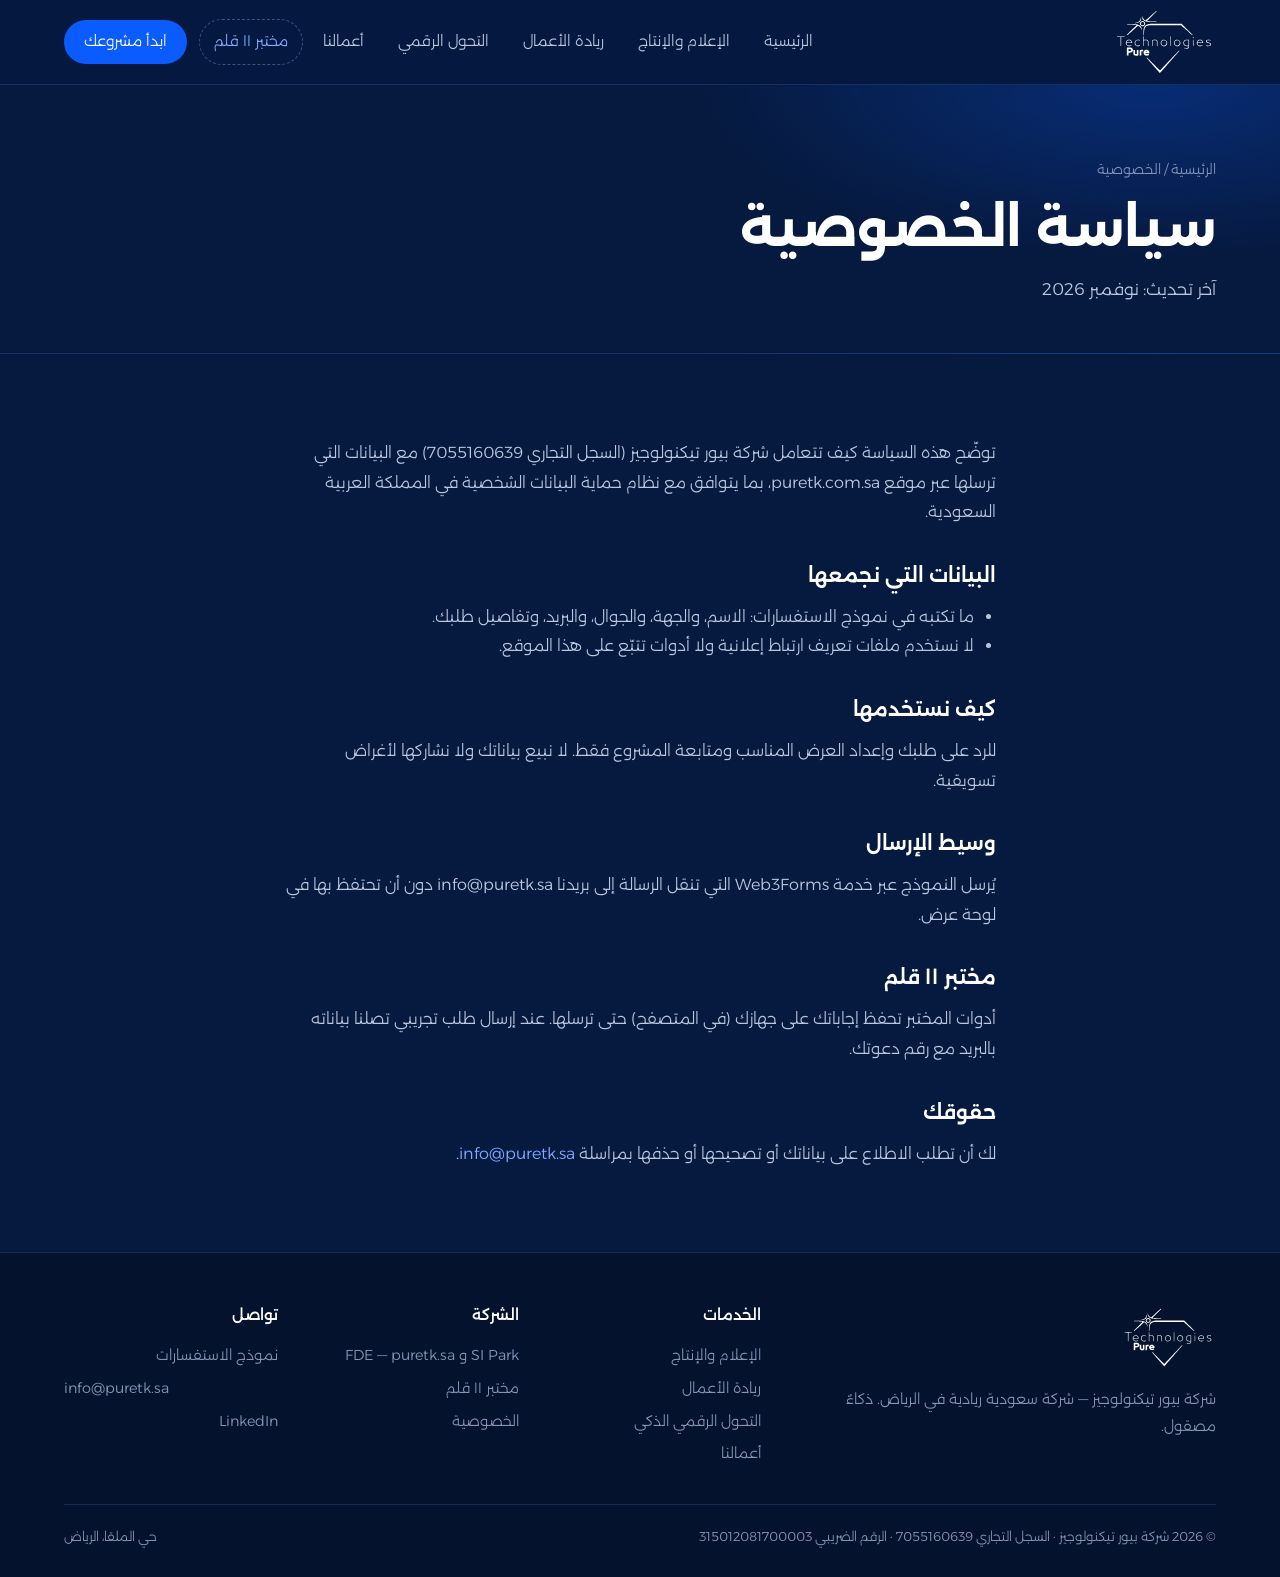
<file: privacy.html>
<!doctype html>
<html lang="ar" dir="rtl">
<head>
<meta charset="utf-8">
<meta name="viewport" content="width=device-width,initial-scale=1">
<title>سياسة الخصوصية | خدمات بيور تيكنولوجيز</title>
<meta name="description" content="كيف تتعامل بيور تيكنولوجيز مع البيانات التي ترسلها عبر موقع الخدمات.">
<link rel="canonical" href="https://puretk.com.sa/privacy.html">
<meta property="og:type" content="website">
<meta property="og:title" content="سياسة الخصوصية | خدمات بيور تيكنولوجيز">
<meta property="og:description" content="كيف تتعامل بيور تيكنولوجيز مع البيانات التي ترسلها عبر موقع الخدمات.">
<meta property="og:url" content="https://puretk.com.sa/privacy.html">
<meta property="og:locale" content="ar_SA">
<meta name="theme-color" content="#061A40">
<link rel="icon" href="/assets/favicon.svg" type="image/svg+xml">
<link rel="apple-touch-icon" href="/assets/apple-touch-icon.png">
<link rel="preconnect" href="https://fonts.googleapis.com">
<link rel="preconnect" href="https://fonts.gstatic.com" crossorigin>
<link href="https://fonts.googleapis.com/css2?family=Alexandria:wght@300;400;500;600;700&display=swap" rel="stylesheet">
<link rel="stylesheet" href="/assets/site.css">
</head>
<body>
<a href="#main" class="hp skip">تخطَّ إلى المحتوى</a>
<header class="site-header"><div class="wrap">
<a class="brand" href="/" aria-label="بيور تيكنولوجيز — الرئيسية"><img src="/assets/logo-en-white.svg" alt="Pure Technologies" width="104" height="73"></a>
<button class="menu-btn" aria-label="القائمة" aria-expanded="false" aria-controls="nav"><span></span><span></span><span></span></button>
<nav class="nav" id="nav">
<a href="/">الرئيسية</a>
<a href="/media.html">الإعلام والإنتاج</a>
<a href="/entrepreneurship.html">ريادة الأعمال</a>
<a href="/transformation.html">التحول الرقمي</a>
<a href="/work.html">أعمالنا</a>
<a href="/lab/" class="lab">مختبر ١١ قلم</a>
<a href="/contact.html" class="btn">ابدأ مشروعك</a>
</nav>
</div></header>
<main id="main">

<section class="page-head"><div class="wrap"><div class="crumbs"><a href="/">الرئيسية</a> / الخصوصية</div><h1>سياسة الخصوصية</h1><p>آخر تحديث: نوفمبر 2026</p></div></section>
<section><div class="wrap prose">
<p>توضّح هذه السياسة كيف تتعامل شركة بيور تيكنولوجيز (السجل التجاري 7055160639) مع البيانات التي ترسلها عبر موقع puretk.com.sa، بما يتوافق مع نظام حماية البيانات الشخصية في المملكة العربية السعودية.</p>
<h2>البيانات التي نجمعها</h2>
<ul><li>ما تكتبه في نموذج الاستفسارات: الاسم، والجهة، والجوال، والبريد، وتفاصيل طلبك.</li><li>لا نستخدم ملفات تعريف ارتباط إعلانية ولا أدوات تتبّع على هذا الموقع.</li></ul>
<h2>كيف نستخدمها</h2>
<p>للرد على طلبك وإعداد العرض المناسب ومتابعة المشروع فقط. لا نبيع بياناتك ولا نشاركها لأغراض تسويقية.</p>
<h2>وسيط الإرسال</h2>
<p>يُرسل النموذج عبر خدمة Web3Forms التي تنقل الرسالة إلى بريدنا info@puretk.sa دون أن تحتفظ بها في لوحة عرض.</p>
<h2>مختبر ١١ قلم</h2>
<p>أدوات المختبر تحفظ إجاباتك على جهازك (في المتصفح) حتى ترسلها. عند إرسال طلب تجريبي تصلنا بياناته بالبريد مع رقم دعوتك.</p>
<h2>حقوقك</h2>
<p>لك أن تطلب الاطلاع على بياناتك أو تصحيحها أو حذفها بمراسلة <a href="mailto:info@puretk.sa">info@puretk.sa</a>.</p>
</div></section>
</main>
<footer class="site-footer"><div class="wrap">
<div class="cols">
<div><a class="brand" href="/"><img src="/assets/logo-en-white.svg" alt="Pure Technologies"></a>
<p>شركة بيور تيكنولوجيز — شركة سعودية ريادية في الرياض. ذكاءٌ مصقول.</p></div>
<div><h4>الخدمات</h4><a href="/media.html">الإعلام والإنتاج</a><a href="/entrepreneurship.html">ريادة الأعمال</a><a href="/transformation.html">التحول الرقمي الذكي</a><a href="/work.html">أعمالنا</a></div>
<div><h4>الشركة</h4><a href="https://puretk.sa">SI Park و FDE — puretk.sa</a><a href="/lab/">مختبر ١١ قلم</a><a href="/privacy.html">الخصوصية</a></div>
<div><h4>تواصل</h4><a href="/contact.html">نموذج الاستفسارات</a><a href="mailto:info@puretk.sa" class="ltr">info@puretk.sa</a><a href="https://www.linkedin.com/company/puretksa" rel="noopener">LinkedIn</a></div>
</div>
<div class="legal"><span>© <span id="yr">2026</span> شركة بيور تيكنولوجيز · السجل التجاري 7055160639 · الرقم الضريبي 315012081700003</span><span>حي الملقا، الرياض</span></div>
</div></footer>
<script src="/assets/site.js" defer></script>
</body>
</html>
</file>
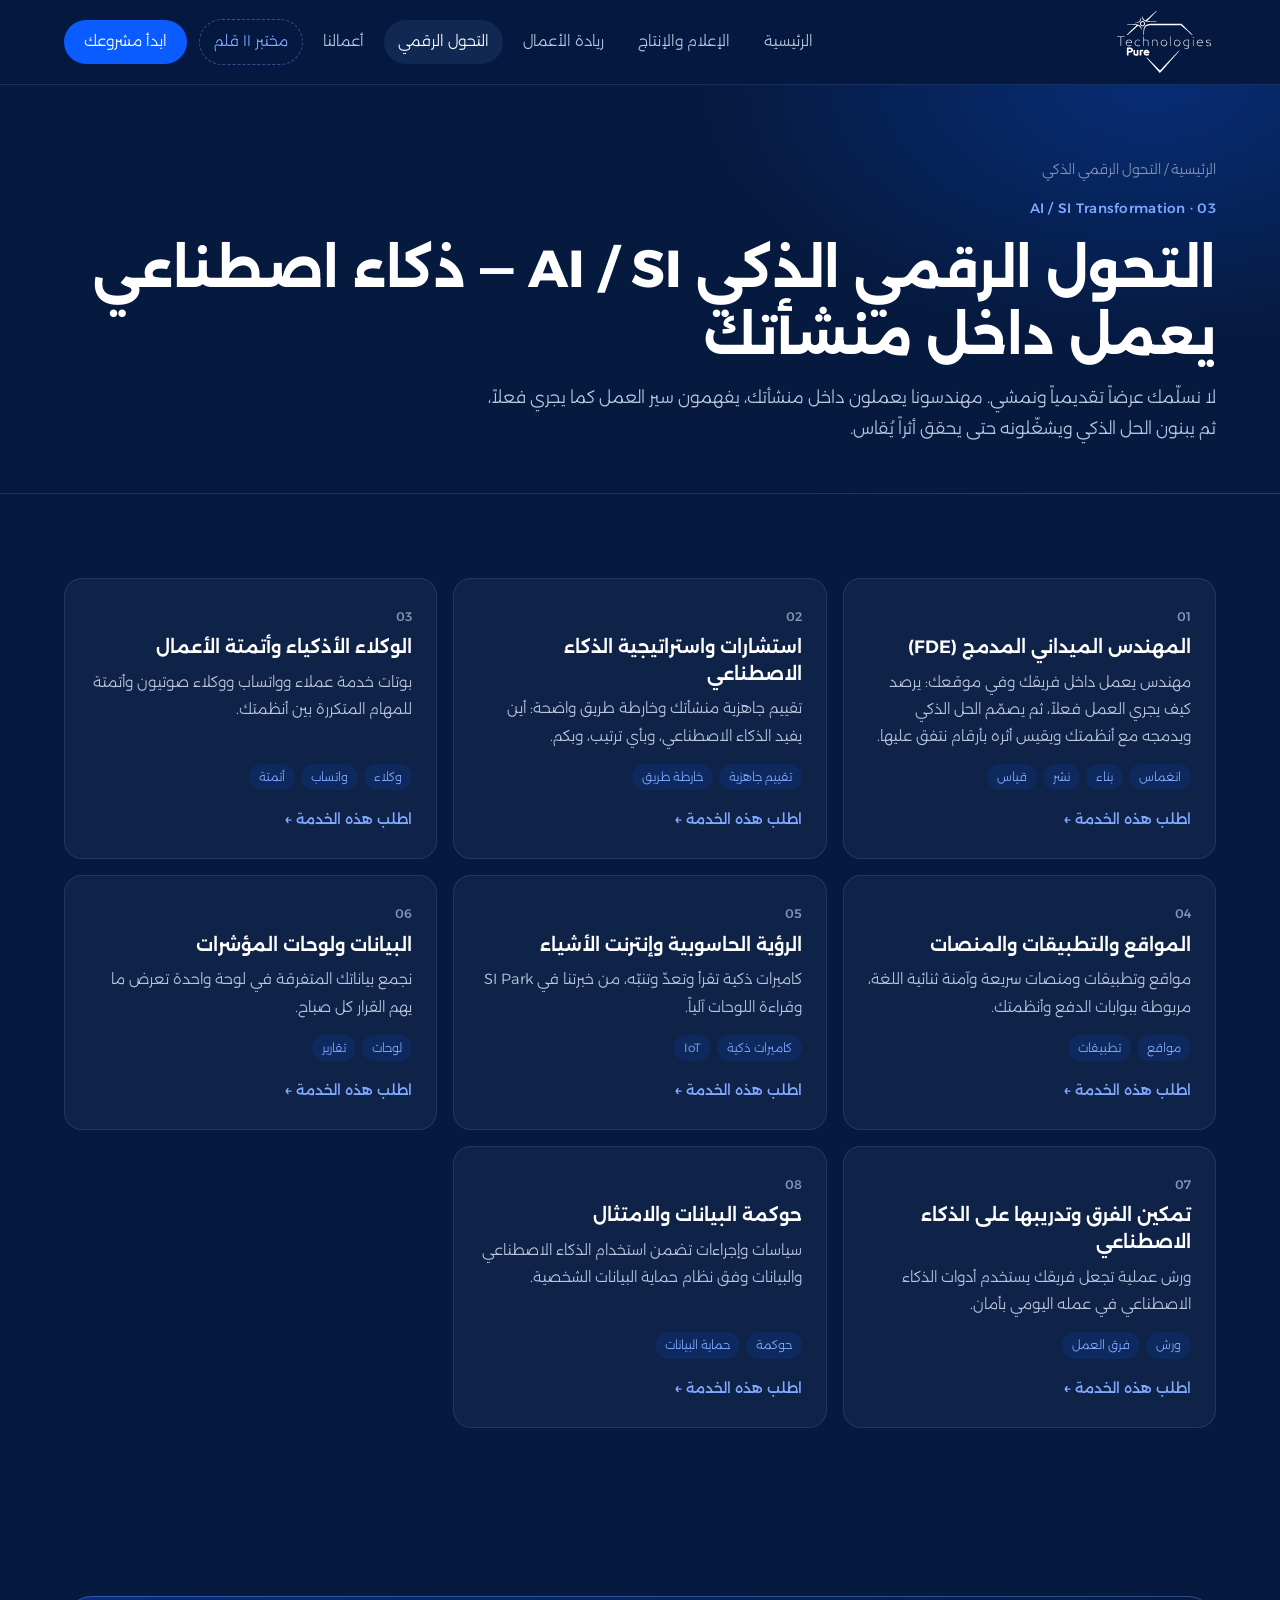
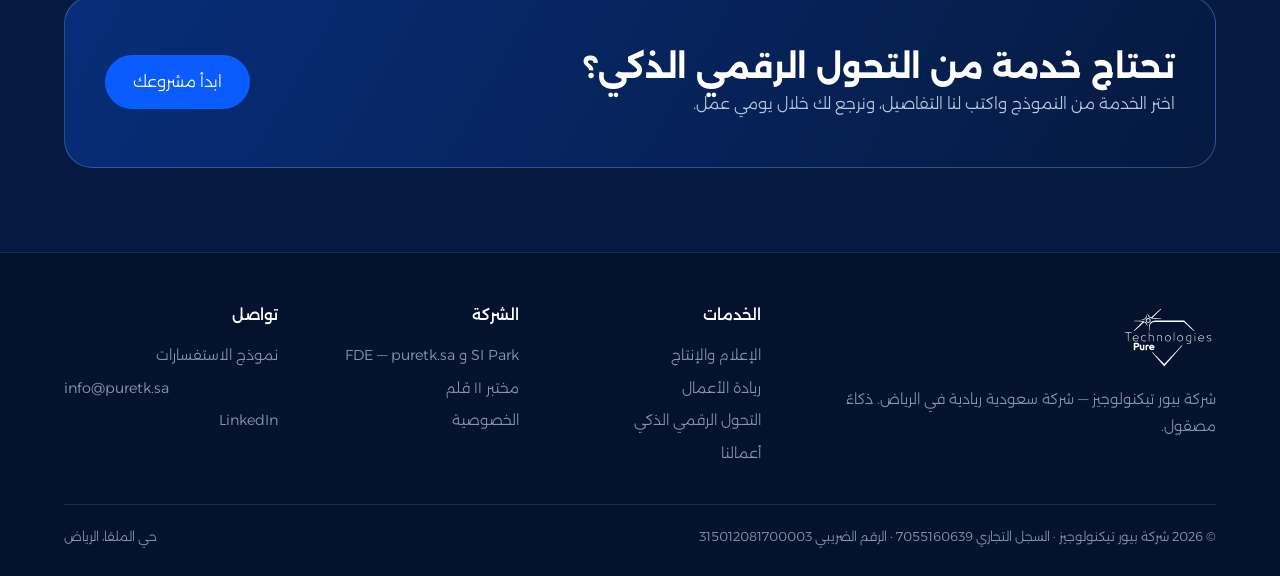
<file: transformation.html>
<!doctype html>
<html lang="ar" dir="rtl">
<head>
<meta charset="utf-8">
<meta name="viewport" content="width=device-width,initial-scale=1">
<title>التحول الرقمي الذكي | خدمات بيور تيكنولوجيز</title>
<meta name="description" content="لا نسلّمك عرضاً تقديمياً ونمشي. مهندسونا يعملون داخل منشأتك، يفهمون سير العمل كما يجري فعلاً، ثم يبنون الحل الذكي ويشغّلونه حتى يحقق أثراً يُقاس.">
<link rel="canonical" href="https://puretk.com.sa/transformation.html">
<meta property="og:type" content="website">
<meta property="og:title" content="التحول الرقمي الذكي | خدمات بيور تيكنولوجيز">
<meta property="og:description" content="لا نسلّمك عرضاً تقديمياً ونمشي. مهندسونا يعملون داخل منشأتك، يفهمون سير العمل كما يجري فعلاً، ثم يبنون الحل الذكي ويشغّلونه حتى يحقق أثراً يُقاس.">
<meta property="og:url" content="https://puretk.com.sa/transformation.html">
<meta property="og:locale" content="ar_SA">
<meta name="theme-color" content="#061A40">
<link rel="icon" href="/assets/favicon.svg" type="image/svg+xml">
<link rel="apple-touch-icon" href="/assets/apple-touch-icon.png">
<link rel="preconnect" href="https://fonts.googleapis.com">
<link rel="preconnect" href="https://fonts.gstatic.com" crossorigin>
<link href="https://fonts.googleapis.com/css2?family=Alexandria:wght@300;400;500;600;700&display=swap" rel="stylesheet">
<link rel="stylesheet" href="/assets/site.css">
</head>
<body>
<a href="#main" class="hp skip">تخطَّ إلى المحتوى</a>
<header class="site-header"><div class="wrap">
<a class="brand" href="/" aria-label="بيور تيكنولوجيز — الرئيسية"><img src="/assets/logo-en-white.svg" alt="Pure Technologies" width="104" height="73"></a>
<button class="menu-btn" aria-label="القائمة" aria-expanded="false" aria-controls="nav"><span></span><span></span><span></span></button>
<nav class="nav" id="nav">
<a href="/">الرئيسية</a>
<a href="/media.html">الإعلام والإنتاج</a>
<a href="/entrepreneurship.html">ريادة الأعمال</a>
<a href="/transformation.html" aria-current=page>التحول الرقمي</a>
<a href="/work.html">أعمالنا</a>
<a href="/lab/" class="lab">مختبر ١١ قلم</a>
<a href="/contact.html" class="btn">ابدأ مشروعك</a>
</nav>
</div></header>
<main id="main">

<section class="page-head"><div class="wrap">
<div class="crumbs"><a href="/">الرئيسية</a> / التحول الرقمي الذكي</div>
<span class="eyebrow" style="margin-top:14px">03 · AI / SI Transformation</span>
<h1>التحول الرقمي الذكي AI / SI — ذكاء اصطناعي يعمل داخل منشأتك</h1>
<p>لا نسلّمك عرضاً تقديمياً ونمشي. مهندسونا يعملون داخل منشأتك، يفهمون سير العمل كما يجري فعلاً، ثم يبنون الحل الذكي ويشغّلونه حتى يحقق أثراً يُقاس.</p>
</div></section>
<section><div class="wrap">
<div class="svc-grid"><article class="svc reveal" id="fde">
<span class="num">01</span>
<h3>المهندس الميداني المدمج (FDE)</h3>
<p>مهندس يعمل داخل فريقك وفي موقعك: يرصد كيف يجري العمل فعلاً، ثم يصمّم الحل الذكي ويدمجه مع أنظمتك ويقيس أثره بأرقام نتفق عليها.</p>
<div class="tags"><span>انغماس</span><span>بناء</span><span>نشر</span><span>قياس</span></div>
<a class="ask" href="/contact.html?p=ai&s=fde">اطلب هذه الخدمة ←</a>
</article>
<article class="svc reveal" id="ai-strategy">
<span class="num">02</span>
<h3>استشارات واستراتيجية الذكاء الاصطناعي</h3>
<p>تقييم جاهزية منشأتك وخارطة طريق واضحة: أين يفيد الذكاء الاصطناعي، وبأي ترتيب، وبكم.</p>
<div class="tags"><span>تقييم جاهزية</span><span>خارطة طريق</span></div>
<a class="ask" href="/contact.html?p=ai&s=ai-strategy">اطلب هذه الخدمة ←</a>
</article>
<article class="svc reveal" id="agents">
<span class="num">03</span>
<h3>الوكلاء الأذكياء وأتمتة الأعمال</h3>
<p>بوتات خدمة عملاء وواتساب ووكلاء صوتيون وأتمتة للمهام المتكررة بين أنظمتك.</p>
<div class="tags"><span>وكلاء</span><span>واتساب</span><span>أتمتة</span></div>
<a class="ask" href="/contact.html?p=ai&s=agents">اطلب هذه الخدمة ←</a>
</article>
<article class="svc reveal" id="web-apps">
<span class="num">04</span>
<h3>المواقع والتطبيقات والمنصات</h3>
<p>مواقع وتطبيقات ومنصات سريعة وآمنة ثنائية اللغة، مربوطة ببوابات الدفع وأنظمتك.</p>
<div class="tags"><span>مواقع</span><span>تطبيقات</span></div>
<a class="ask" href="/contact.html?p=ai&s=web-apps">اطلب هذه الخدمة ←</a>
</article>
<article class="svc reveal" id="vision">
<span class="num">05</span>
<h3>الرؤية الحاسوبية وإنترنت الأشياء</h3>
<p>كاميرات ذكية تقرأ وتعدّ وتنبّه، من خبرتنا في SI Park وقراءة اللوحات آلياً.</p>
<div class="tags"><span>كاميرات ذكية</span><span>IoT</span></div>
<a class="ask" href="/contact.html?p=ai&s=vision">اطلب هذه الخدمة ←</a>
</article>
<article class="svc reveal" id="data">
<span class="num">06</span>
<h3>البيانات ولوحات المؤشرات</h3>
<p>نجمع بياناتك المتفرقة في لوحة واحدة تعرض ما يهم القرار كل صباح.</p>
<div class="tags"><span>لوحات</span><span>تقارير</span></div>
<a class="ask" href="/contact.html?p=ai&s=data">اطلب هذه الخدمة ←</a>
</article>
<article class="svc reveal" id="ai-training">
<span class="num">07</span>
<h3>تمكين الفرق وتدريبها على الذكاء الاصطناعي</h3>
<p>ورش عملية تجعل فريقك يستخدم أدوات الذكاء الاصطناعي في عمله اليومي بأمان.</p>
<div class="tags"><span>ورش</span><span>فرق العمل</span></div>
<a class="ask" href="/contact.html?p=ai&s=ai-training">اطلب هذه الخدمة ←</a>
</article>
<article class="svc reveal" id="governance">
<span class="num">08</span>
<h3>حوكمة البيانات والامتثال</h3>
<p>سياسات وإجراءات تضمن استخدام الذكاء الاصطناعي والبيانات وفق نظام حماية البيانات الشخصية.</p>
<div class="tags"><span>حوكمة</span><span>حماية البيانات</span></div>
<a class="ask" href="/contact.html?p=ai&s=governance">اطلب هذه الخدمة ←</a>
</article>
</div>
</div></section>
<section><div class="wrap"><div class="cta reveal">
<div><h2>تحتاج خدمة من التحول الرقمي الذكي؟</h2><p>اختر الخدمة من النموذج واكتب لنا التفاصيل، ونرجع لك خلال يومي عمل.</p></div>
<a class="btn" href="/contact.html">ابدأ مشروعك</a>
</div></div></section>
</main>
<footer class="site-footer"><div class="wrap">
<div class="cols">
<div><a class="brand" href="/"><img src="/assets/logo-en-white.svg" alt="Pure Technologies"></a>
<p>شركة بيور تيكنولوجيز — شركة سعودية ريادية في الرياض. ذكاءٌ مصقول.</p></div>
<div><h4>الخدمات</h4><a href="/media.html">الإعلام والإنتاج</a><a href="/entrepreneurship.html">ريادة الأعمال</a><a href="/transformation.html">التحول الرقمي الذكي</a><a href="/work.html">أعمالنا</a></div>
<div><h4>الشركة</h4><a href="https://puretk.sa">SI Park و FDE — puretk.sa</a><a href="/lab/">مختبر ١١ قلم</a><a href="/privacy.html">الخصوصية</a></div>
<div><h4>تواصل</h4><a href="/contact.html">نموذج الاستفسارات</a><a href="mailto:info@puretk.sa" class="ltr">info@puretk.sa</a><a href="https://www.linkedin.com/company/puretksa" rel="noopener">LinkedIn</a></div>
</div>
<div class="legal"><span>© <span id="yr">2026</span> شركة بيور تيكنولوجيز · السجل التجاري 7055160639 · الرقم الضريبي 315012081700003</span><span>حي الملقا، الرياض</span></div>
</div></footer>
<script src="/assets/site.js" defer></script>
</body>
</html>
</file>
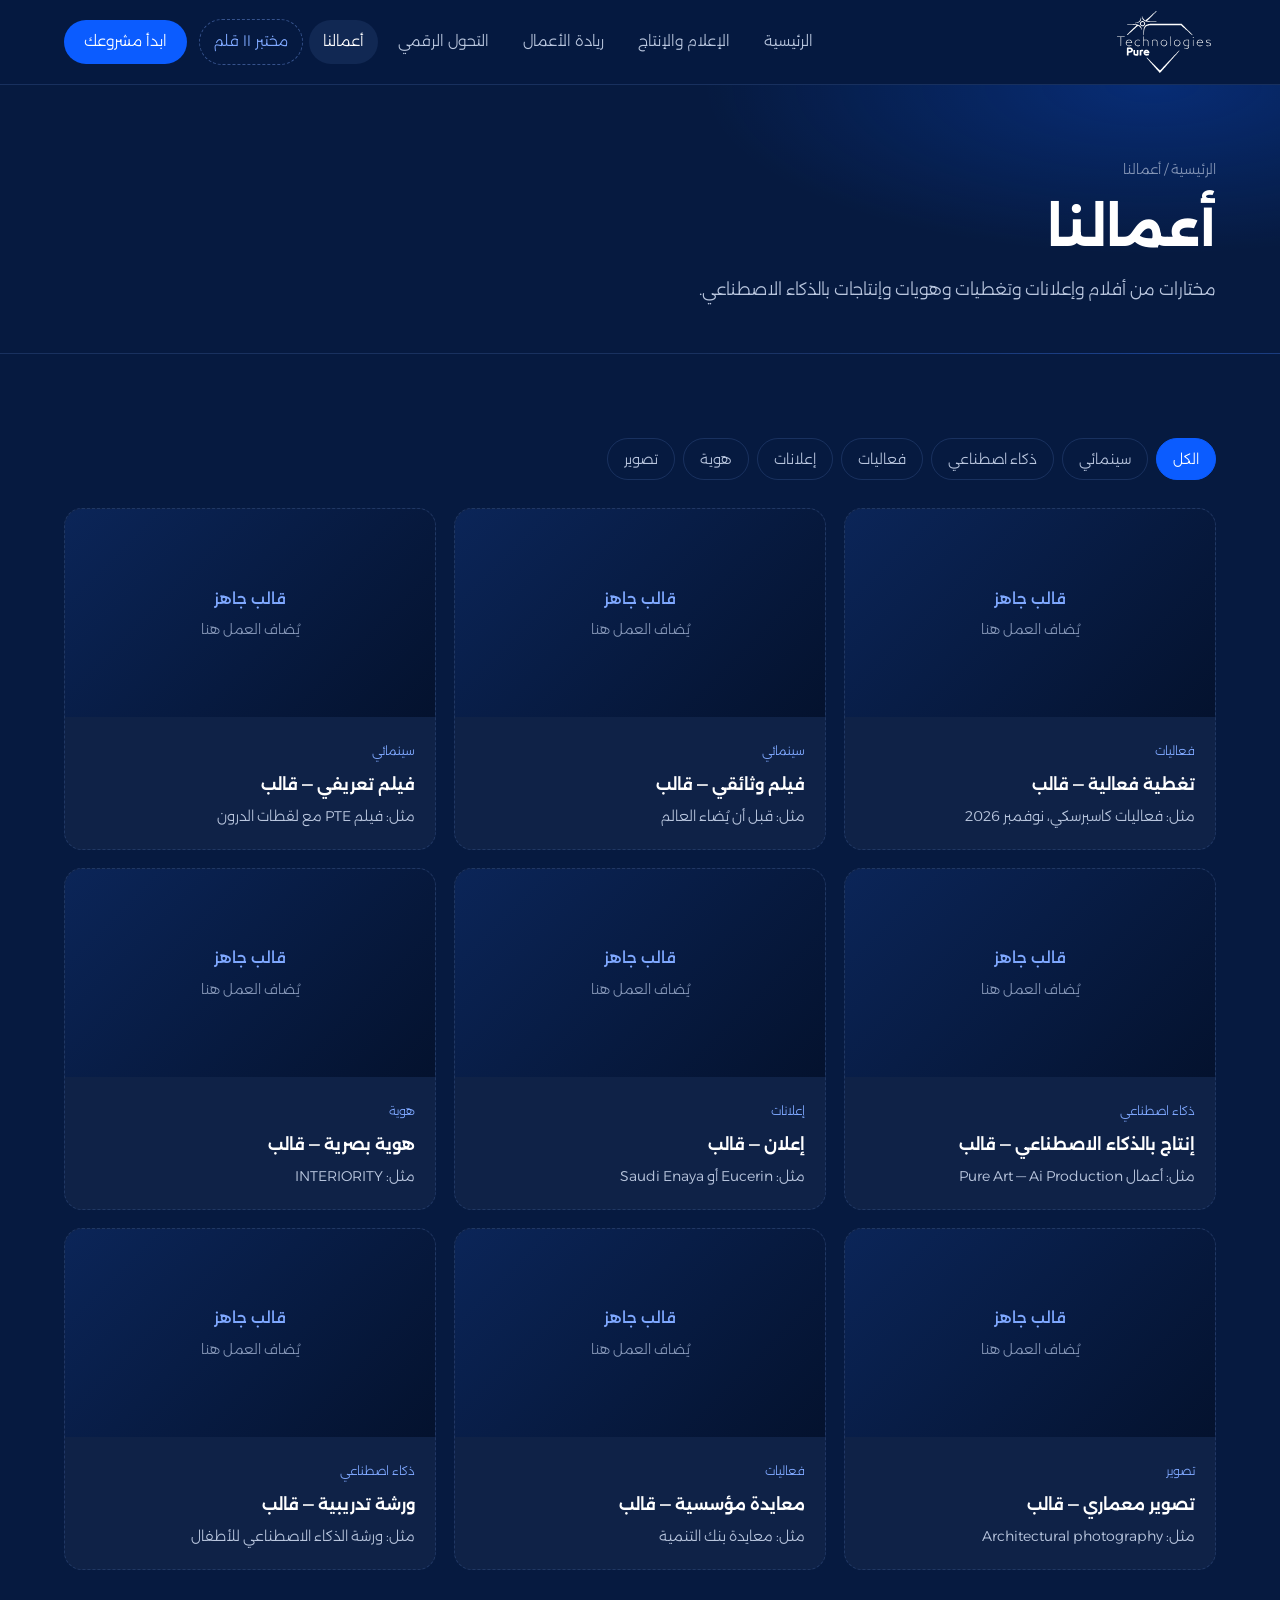
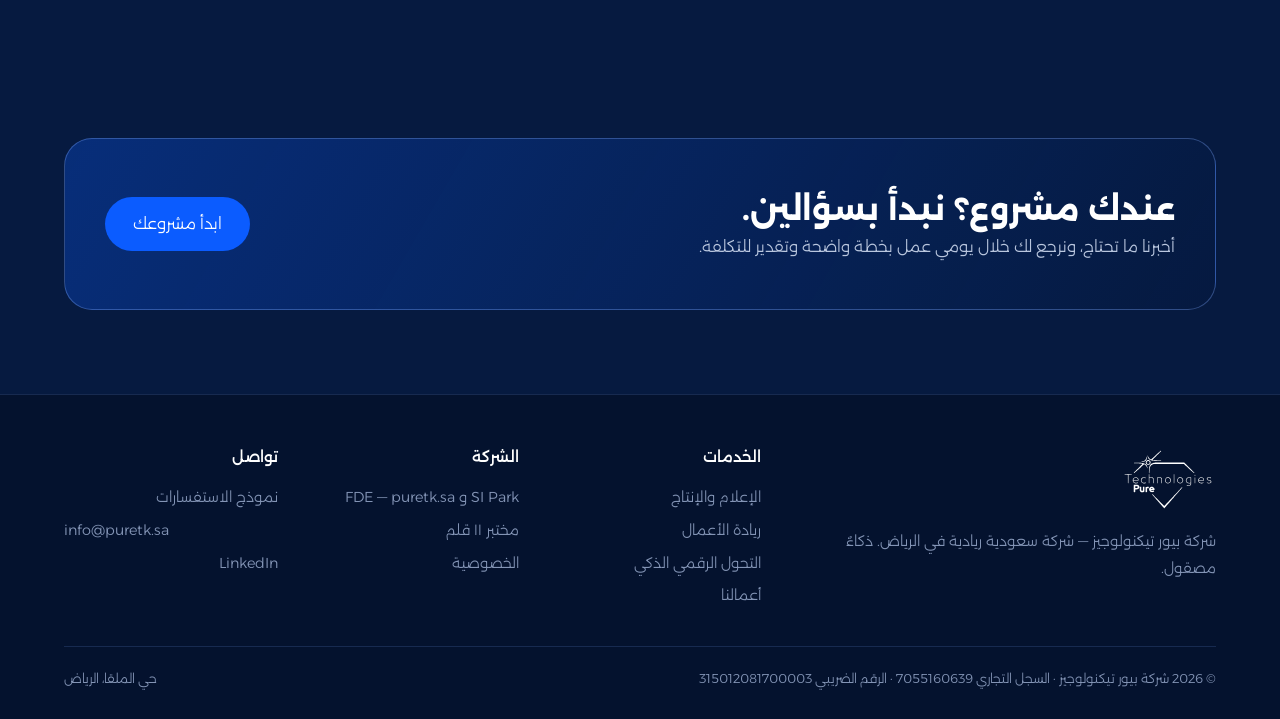
<file: work.html>
<!doctype html>
<html lang="ar" dir="rtl">
<head>
<meta charset="utf-8">
<meta name="viewport" content="width=device-width,initial-scale=1">
<title>أعمالنا | خدمات بيور تيكنولوجيز</title>
<meta name="description" content="مختارات من أفلام وإعلانات وتغطيات وهويات وإنتاجات بالذكاء الاصطناعي من بيور تيكنولوجيز.">
<link rel="canonical" href="https://puretk.com.sa/work.html">
<meta property="og:type" content="website">
<meta property="og:title" content="أعمالنا | خدمات بيور تيكنولوجيز">
<meta property="og:description" content="مختارات من أفلام وإعلانات وتغطيات وهويات وإنتاجات بالذكاء الاصطناعي من بيور تيكنولوجيز.">
<meta property="og:url" content="https://puretk.com.sa/work.html">
<meta property="og:locale" content="ar_SA">
<meta name="theme-color" content="#061A40">
<link rel="icon" href="/assets/favicon.svg" type="image/svg+xml">
<link rel="apple-touch-icon" href="/assets/apple-touch-icon.png">
<link rel="preconnect" href="https://fonts.googleapis.com">
<link rel="preconnect" href="https://fonts.gstatic.com" crossorigin>
<link href="https://fonts.googleapis.com/css2?family=Alexandria:wght@300;400;500;600;700&display=swap" rel="stylesheet">
<link rel="stylesheet" href="/assets/site.css">
</head>
<body>
<a href="#main" class="hp skip">تخطَّ إلى المحتوى</a>
<header class="site-header"><div class="wrap">
<a class="brand" href="/" aria-label="بيور تيكنولوجيز — الرئيسية"><img src="/assets/logo-en-white.svg" alt="Pure Technologies" width="104" height="73"></a>
<button class="menu-btn" aria-label="القائمة" aria-expanded="false" aria-controls="nav"><span></span><span></span><span></span></button>
<nav class="nav" id="nav">
<a href="/">الرئيسية</a>
<a href="/media.html">الإعلام والإنتاج</a>
<a href="/entrepreneurship.html">ريادة الأعمال</a>
<a href="/transformation.html">التحول الرقمي</a>
<a href="/work.html" aria-current=page>أعمالنا</a>
<a href="/lab/" class="lab">مختبر ١١ قلم</a>
<a href="/contact.html" class="btn">ابدأ مشروعك</a>
</nav>
</div></header>
<main id="main">

<section class="page-head"><div class="wrap">
<div class="crumbs"><a href="/">الرئيسية</a> / أعمالنا</div>
<h1>أعمالنا</h1>
<p>مختارات من أفلام وإعلانات وتغطيات وهويات وإنتاجات بالذكاء الاصطناعي.</p>
</div></section>
<section><div class="wrap">
<div class="filters" role="group" aria-label="تصنيف الأعمال"><button type="button" data-f="all" aria-pressed="true">الكل</button><button type="button" data-f="cinema" aria-pressed="false">سينمائي</button><button type="button" data-f="ai" aria-pressed="false">ذكاء اصطناعي</button><button type="button" data-f="events" aria-pressed="false">فعاليات</button><button type="button" data-f="ads" aria-pressed="false">إعلانات</button><button type="button" data-f="brand" aria-pressed="false">هوية</button><button type="button" data-f="photo" aria-pressed="false">تصوير</button></div>
<div class="work-grid" id="work-grid"></div>
</div></section>
<section><div class="wrap"><div class="cta reveal">
<div><h2>عندك مشروع؟ نبدأ بسؤالين.</h2><p>أخبرنا ما تحتاج، ونرجع لك خلال يومي عمل بخطة واضحة وتقدير للتكلفة.</p></div>
<a class="btn" href="/contact.html">ابدأ مشروعك</a>
</div></div></section>
</main>
<footer class="site-footer"><div class="wrap">
<div class="cols">
<div><a class="brand" href="/"><img src="/assets/logo-en-white.svg" alt="Pure Technologies"></a>
<p>شركة بيور تيكنولوجيز — شركة سعودية ريادية في الرياض. ذكاءٌ مصقول.</p></div>
<div><h4>الخدمات</h4><a href="/media.html">الإعلام والإنتاج</a><a href="/entrepreneurship.html">ريادة الأعمال</a><a href="/transformation.html">التحول الرقمي الذكي</a><a href="/work.html">أعمالنا</a></div>
<div><h4>الشركة</h4><a href="https://puretk.sa">SI Park و FDE — puretk.sa</a><a href="/lab/">مختبر ١١ قلم</a><a href="/privacy.html">الخصوصية</a></div>
<div><h4>تواصل</h4><a href="/contact.html">نموذج الاستفسارات</a><a href="mailto:info@puretk.sa" class="ltr">info@puretk.sa</a><a href="https://www.linkedin.com/company/puretksa" rel="noopener">LinkedIn</a></div>
</div>
<div class="legal"><span>© <span id="yr">2026</span> شركة بيور تيكنولوجيز · السجل التجاري 7055160639 · الرقم الضريبي 315012081700003</span><span>حي الملقا، الرياض</span></div>
</div></footer>
<script src="/assets/work.js" defer></script>
<script src="/assets/site.js" defer></script>
</body>
</html>
</file>
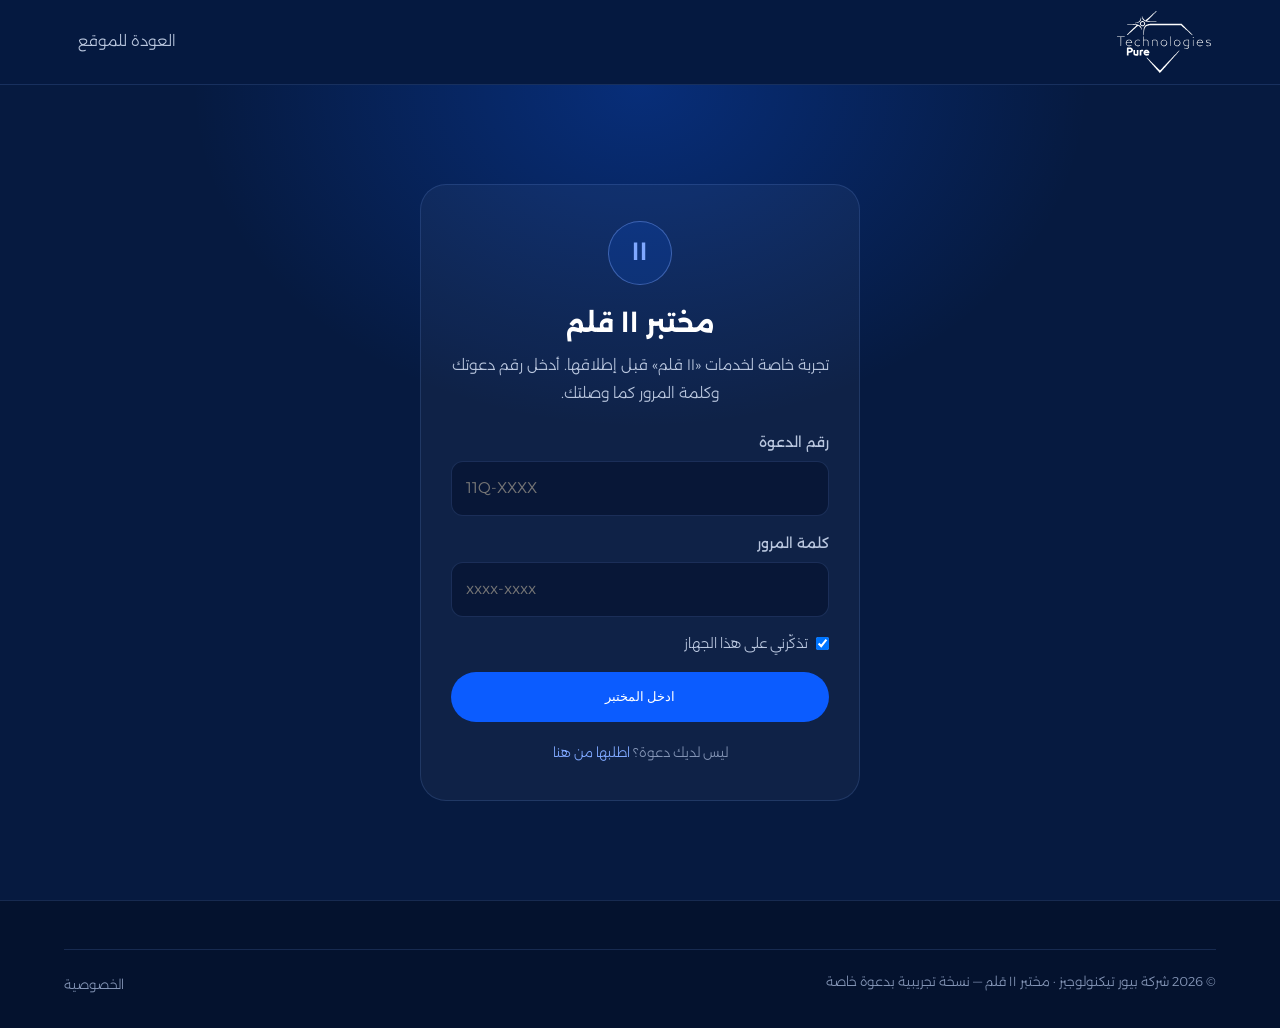
<file: lab/open.html>
<!doctype html>
<html lang="ar" dir="rtl">
<head>
<meta charset="utf-8"><meta name="viewport" content="width=device-width,initial-scale=1">
<meta name="robots" content="noindex,nofollow">
<title>مختبر ١١ قلم</title>
<style>body{margin:0;min-height:100vh;display:grid;place-items:center;background:#061A40;color:#B9C6DE;font:400 15px/1.8 system-ui,sans-serif;text-align:center;padding:24px}a{color:#7FA8FF}</style>
</head>
<body>
<p id="msg">جارٍ فتح الخدمة…</p>
<script>
(function(){
  var k=sessionStorage.getItem("lab_k")||localStorage.getItem("lab_k");
  var id=(new URLSearchParams(location.search).get("t")||(location.hash||"").slice(1)).replace(/[^a-z0-9-]/g,"");
  var msg=document.getElementById("msg");
  if(!k||!id){location.replace("/lab/");return}
  if(!sessionStorage.getItem("lab_invite")&&localStorage.getItem("lab_invite"))sessionStorage.setItem("lab_invite",localStorage.getItem("lab_invite"));
  var ub=function(s){return Uint8Array.from(atob(s),function(c){return c.charCodeAt(0)})};
  var data;
  fetch("/lab/data/"+id+".json",{cache:"no-store"}).then(function(r){if(!r.ok)throw 0;return r.json()})
  .then(function(d){data=d;return crypto.subtle.importKey("raw",ub(k),"AES-GCM",false,["decrypt"])})
  .then(function(key){return crypto.subtle.decrypt({name:"AES-GCM",iv:ub(data.iv)},key,ub(data.ct))})
  .then(function(buf){if(!data.z)return new TextDecoder().decode(buf);return new Response(new Blob([buf]).stream().pipeThrough(new DecompressionStream("gzip"))).text()})
  .then(function(html){document.open();document.write(html);document.close()})
  .catch(function(){msg.innerHTML='تعذّر فتح الخدمة. <a href="/lab/">ارجع إلى المختبر</a> وأعد الدخول بدعوتك.'});
})();
</script>
</body>
</html>
</file>
<file: assets/site.css>
/* Pure Technologies Services — puretk.com.sa · Brand V3 (navy / blue / Alexandria) */
:root{
  --navy:#061A40;--navy-2:#0B2558;--deep:#04122E;--blue:#0B5CFF;--sky:#7FA8FF;--ice:#F4F7FC;
  --soft:#B9C6DE;--dim:#8394B5;--hair:rgba(127,168,255,.16);--card:rgba(255,255,255,.04);
  --max:1200px;--r:18px;
}
*{box-sizing:border-box;margin:0;padding:0}
html{scroll-behavior:smooth;background:var(--deep)}
body{font-family:"Alexandria",system-ui,sans-serif;color:#fff;background:var(--navy);line-height:1.85;font-weight:300;-webkit-font-smoothing:antialiased;overflow-x:hidden}
a{color:var(--sky);text-decoration:none}
img{max-width:100%;display:block}
:focus-visible{outline:2px solid var(--sky);outline-offset:3px;border-radius:6px}
.wrap{max-width:var(--max);margin-inline:auto;padding-inline:24px}
.ltr{direction:ltr;unicode-bidi:isolate;display:inline-block}
.btn{display:inline-flex;align-items:center;justify-content:center;gap:8px;min-height:50px;padding:12px 28px;border-radius:999px;background:var(--blue);color:#fff;font:500 .97rem/1.4 inherit;border:0;transition:background-color .2s,transform .2s}
.btn:hover{background:#2A6FFF;transform:translateY(-1px)}
.btn-out{background:transparent;box-shadow:inset 0 0 0 1px rgba(255,255,255,.3)}
.btn-out:hover{background:rgba(255,255,255,.06)}
.eyebrow{display:inline-flex;align-items:center;gap:8px;color:var(--sky);font-size:.85rem;font-weight:500;letter-spacing:.02em}
.eyebrow img{width:14px;height:14px}

/* header */
.site-header{position:sticky;top:0;z-index:50;background:rgba(6,26,64,.86);backdrop-filter:blur(14px);-webkit-backdrop-filter:blur(14px);border-bottom:1px solid var(--hair)}
.site-header .wrap{display:flex;align-items:center;justify-content:space-between;min-height:84px;gap:16px}
.brand img{width:104px;height:auto}
.nav{display:flex;align-items:center;gap:6px}
.nav a{color:var(--soft);padding:8px 14px;border-radius:999px;font-size:.93rem;transition:color .2s,background .2s}
.nav a:hover,.nav a[aria-current=page]{color:#fff;background:rgba(127,168,255,.1)}
.nav .btn{color:#fff;min-height:42px;padding:8px 20px;margin-inline-start:6px}
.nav .lab{color:var(--sky);border:1px dashed rgba(127,168,255,.4)}
.menu-btn{display:none;background:none;border:0;color:#fff;width:44px;height:44px;border-radius:12px}
.menu-btn span{display:block;width:22px;height:2px;background:#fff;margin:5px auto;border-radius:2px}
@media (max-width:900px){
  .menu-btn{display:block}
  .nav{position:absolute;inset-inline:0;top:84px;flex-direction:column;align-items:stretch;background:var(--navy);border-bottom:1px solid var(--hair);padding:12px 24px 22px;display:none}
  .nav.open{display:flex}
  .nav a{padding:12px 14px}
  .nav .btn{margin:8px 0 0}
}

/* hero */
.hero{position:relative;padding:96px 0 84px;overflow:hidden;isolation:isolate}
.hero::before{content:"";position:absolute;inset:0;z-index:-2;background:radial-gradient(60% 70% at 85% 0%,rgba(11,92,255,.38),transparent 70%),radial-gradient(45% 60% at 0% 100%,rgba(11,92,255,.18),transparent 70%)}
.hero::after{content:"";position:absolute;inset:0;z-index:-1;background:url(pattern-dark.svg) center/520px repeat;opacity:.07;mask-image:linear-gradient(to bottom,#000,transparent 85%)}
.hero h1{font-size:clamp(34px,5.6vw,64px);font-weight:700;line-height:1.25;margin:18px 0 18px;max-width:16ch}
.hero h1 em{font-style:normal;color:var(--sky)}
.hero p.lead{font-size:clamp(17px,1.9vw,20px);color:var(--soft);max-width:60ch}
.hero .actions{display:flex;gap:12px;flex-wrap:wrap;margin-top:34px}
.stats{display:grid;grid-template-columns:repeat(4,1fr);gap:1px;background:var(--hair);border:1px solid var(--hair);border-radius:var(--r);overflow:hidden;margin-top:64px}
.stats div{background:var(--navy);padding:22px 20px}
.stats b{display:block;font-size:1.7rem;font-weight:700;color:#fff}
.stats span{color:var(--dim);font-size:.88rem}
@media (max-width:700px){.stats{grid-template-columns:repeat(2,1fr)}}

/* sections */
section{padding:84px 0}
.sec-head{max-width:720px;margin-bottom:42px}
.sec-head h2{font-size:clamp(26px,3.4vw,40px);font-weight:700;line-height:1.35;margin:10px 0 12px}
.sec-head p{color:var(--soft)}
.alt{background:var(--deep)}

/* track cards */
.tracks{display:grid;grid-template-columns:repeat(3,1fr);gap:20px}
@media (max-width:900px){.tracks{grid-template-columns:1fr}}
.track{position:relative;display:flex;flex-direction:column;background:linear-gradient(180deg,rgba(127,168,255,.08),rgba(127,168,255,.02));border:1px solid var(--hair);border-radius:24px;padding:32px 28px;color:#fff;transition:transform .25s,border-color .25s}
.track:hover{transform:translateY(-4px);border-color:rgba(127,168,255,.45)}
.track .no{font-size:.8rem;color:var(--sky);font-weight:500}
.track h3{font-size:1.45rem;font-weight:700;margin:10px 0 8px;line-height:1.4}
.track p{color:var(--soft);font-size:.95rem;flex:1}
.track ul{list-style:none;margin:18px 0 22px;display:flex;flex-wrap:wrap;gap:6px}
.track li{font-size:.8rem;color:var(--soft);background:rgba(255,255,255,.05);border:1px solid var(--hair);border-radius:999px;padding:3px 11px}
.track .go{color:var(--sky);font-weight:500;font-size:.93rem}

/* service grid */
.svc-grid{display:grid;grid-template-columns:repeat(auto-fill,minmax(300px,1fr));gap:16px}
.svc{display:flex;flex-direction:column;background:var(--card);border:1px solid var(--hair);border-radius:var(--r);padding:26px 24px;transition:border-color .2s,background .2s}
.svc:hover{border-color:rgba(127,168,255,.4);background:rgba(127,168,255,.06)}
.svc .num{font-size:.78rem;color:var(--dim);font-weight:500}
.svc h3{font-size:1.12rem;font-weight:600;margin:6px 0 8px;line-height:1.5}
.svc p{color:var(--soft);font-size:.92rem;flex:1}
.svc .tags{display:flex;flex-wrap:wrap;gap:6px;margin-top:14px}
.svc .tags span{font-size:.75rem;color:var(--sky);background:rgba(11,92,255,.12);border-radius:999px;padding:2px 10px}
.svc a.ask{margin-top:16px;font-size:.88rem;font-weight:500;align-self:flex-start}
.svc.feature{grid-column:1/-1;background:linear-gradient(120deg,rgba(11,92,255,.22),rgba(127,168,255,.04));border-color:rgba(127,168,255,.35)}
.svc.feature h3{font-size:1.35rem}

/* process */
.steps{display:grid;grid-template-columns:repeat(4,1fr);gap:16px;counter-reset:s}
@media (max-width:900px){.steps{grid-template-columns:1fr 1fr}}
@media (max-width:560px){.steps{grid-template-columns:1fr}}
.step{border-top:2px solid var(--blue);padding-top:18px}
.step h3{font-size:1.05rem;font-weight:600;margin-bottom:6px}
.step h3::before{counter-increment:s;content:"0" counter(s) "  ";color:var(--sky);font-weight:500}
.step p{color:var(--soft);font-size:.92rem}

/* page head */
.page-head{padding:72px 0 48px;border-bottom:1px solid var(--hair);background:radial-gradient(50% 90% at 90% 0%,rgba(11,92,255,.28),transparent 70%)}
.page-head h1{font-size:clamp(30px,4.6vw,52px);font-weight:700;line-height:1.3;margin:12px 0}
.page-head p{color:var(--soft);max-width:62ch;font-size:1.06rem}
.crumbs{font-size:.85rem;color:var(--dim)}
.crumbs a{color:var(--dim)}

/* work */
.filters{display:flex;flex-wrap:wrap;gap:8px;margin-bottom:28px}
.filters button{font:inherit;font-size:.88rem;color:var(--soft);background:transparent;border:1px solid var(--hair);border-radius:999px;padding:7px 16px;cursor:pointer}
.filters button[aria-pressed=true]{background:var(--blue);border-color:var(--blue);color:#fff}
.work-grid{display:grid;grid-template-columns:repeat(auto-fill,minmax(320px,1fr));gap:18px}
.work{background:var(--card);border:1px solid var(--hair);border-radius:var(--r);overflow:hidden;display:flex;flex-direction:column}
.work .media{position:relative;aspect-ratio:16/9;background:linear-gradient(135deg,var(--navy-2),var(--deep));display:grid;place-items:center;overflow:hidden}
.work .media img,.work .media iframe,.work .media video{position:absolute;inset:0;width:100%;height:100%;object-fit:cover;border:0}
.work .media .ph{text-align:center;color:var(--dim);font-size:.85rem;padding:20px}
.work .media .ph b{display:block;color:var(--sky);font-size:.95rem;font-weight:500;margin-bottom:4px}
.work .play{position:absolute;inset:0;display:grid;place-items:center;background:none;border:0;cursor:pointer}
.work .play i{width:62px;height:62px;border-radius:50%;background:rgba(11,92,255,.9);display:grid;place-items:center;box-shadow:0 8px 30px rgba(0,0,0,.35)}
.work .play i::after{content:"";border-style:solid;border-width:10px 0 10px 16px;border-color:transparent transparent transparent #fff;margin-inline-start:4px}
.work .body{padding:18px 20px 20px}
.work .cat{font-size:.75rem;color:var(--sky)}
.work h3{font-size:1.02rem;font-weight:600;margin:4px 0}
.work p{font-size:.88rem;color:var(--soft)}
.work.template{border-style:dashed}

/* contact */
.tabs{display:flex;flex-wrap:wrap;gap:8px;margin-bottom:26px}
.tabs button{font:inherit;font-size:.93rem;color:var(--soft);background:var(--card);border:1px solid var(--hair);border-radius:14px;padding:12px 18px;cursor:pointer;text-align:start}
.tabs button small{display:block;font-size:.75rem;color:var(--dim)}
.tabs button[aria-selected=true]{background:var(--blue);border-color:var(--blue);color:#fff}
.tabs button[aria-selected=true] small{color:rgba(255,255,255,.8)}
.form-card{background:var(--card);border:1px solid var(--hair);border-radius:24px;padding:32px}
@media (max-width:560px){.form-card{padding:22px}}
.chips{display:flex;flex-wrap:wrap;gap:8px;margin:6px 0 22px}
.chips label{cursor:pointer}
.chips input{position:absolute;opacity:0;pointer-events:none}
.chips span{display:inline-block;font-size:.85rem;color:var(--soft);border:1px solid var(--hair);border-radius:999px;padding:7px 14px;transition:all .15s}
.chips input:checked+span{background:rgba(11,92,255,.25);border-color:var(--blue);color:#fff}
.chips input:focus-visible+span{outline:2px solid var(--sky)}
.fields{display:grid;grid-template-columns:1fr 1fr;gap:16px}
@media (max-width:640px){.fields{grid-template-columns:1fr}}
.field{display:flex;flex-direction:column;gap:6px}
.field.full{grid-column:1/-1}
.field label,.lbl{font-size:.88rem;color:var(--soft);font-weight:400}
.field input,.field select,.field textarea{font:inherit;font-size:.97rem;color:#fff;background:rgba(4,18,46,.6);border:1px solid var(--hair);border-radius:12px;padding:12px 14px;min-height:50px}
.field textarea{min-height:130px;resize:vertical}
.field select option{background:var(--navy)}
.field input:focus,.field select,.field textarea:focus{border-color:rgba(127,168,255,.55);outline:none}
.form-foot{display:flex;flex-wrap:wrap;align-items:center;justify-content:space-between;gap:14px;margin-top:22px}
.form-foot small{color:var(--dim);font-size:.82rem}
.status{margin-top:18px;padding:14px 18px;border-radius:12px;font-size:.93rem;display:none}
.status.ok{display:block;background:rgba(34,197,94,.12);border:1px solid rgba(34,197,94,.4)}
.status.err{display:block;background:rgba(239,68,68,.12);border:1px solid rgba(239,68,68,.4)}
.hp{position:absolute!important;width:1px;height:1px;overflow:hidden;clip:rect(0 0 0 0);clip-path:inset(50%);white-space:nowrap}
.skip:focus{position:fixed!important;top:10px;inset-inline-start:10px;width:auto;height:auto;clip:auto;clip-path:none;z-index:99;background:#0B5CFF;color:#fff;padding:8px 14px;border-radius:8px}
html,body{max-width:100%}
.side-info{display:grid;gap:14px}
.side-info div{background:var(--card);border:1px solid var(--hair);border-radius:var(--r);padding:20px}
.side-info b{display:block;font-weight:600;margin-bottom:4px}
.side-info p{color:var(--soft);font-size:.9rem}
.contact-grid{display:grid;grid-template-columns:2fr 1fr;gap:24px;align-items:start}
@media (max-width:900px){.contact-grid{grid-template-columns:1fr}}

/* cta + footer */
.cta{border:1px solid rgba(127,168,255,.35);border-radius:28px;padding:48px 40px;background:linear-gradient(120deg,rgba(11,92,255,.3),rgba(6,26,64,.2));display:flex;align-items:center;justify-content:space-between;gap:24px;flex-wrap:wrap}
.cta h2{font-size:clamp(22px,2.8vw,32px);font-weight:700;line-height:1.4}
.cta p{color:var(--soft)}
.site-footer{border-top:1px solid var(--hair);padding:48px 0 28px;background:var(--deep);font-size:.9rem;color:var(--dim)}
.site-footer .cols{display:grid;grid-template-columns:2fr 1fr 1fr 1fr;gap:28px;margin-bottom:34px}
@media (max-width:800px){.site-footer .cols{grid-template-columns:1fr 1fr}}
.site-footer h4{color:#fff;font-weight:500;font-size:.95rem;margin-bottom:10px}
.site-footer a{color:var(--dim);display:block;padding:3px 0}
.site-footer a:hover{color:#fff}
.site-footer .brand img{width:96px;margin-bottom:12px}
.site-footer .legal{display:flex;justify-content:space-between;flex-wrap:wrap;gap:10px;border-top:1px solid var(--hair);padding-top:20px;font-size:.8rem}
.prose{max-width:760px}
.prose h2{font-size:1.25rem;font-weight:600;margin:30px 0 8px}
.prose p,.prose li{color:var(--soft)}
.prose ul{padding-inline-start:22px}
.reveal{opacity:0;transform:translateY(18px);transition:opacity .7s ease,transform .7s ease}
.reveal.in{opacity:1;transform:none}
@media (prefers-reduced-motion:reduce){.reveal{opacity:1;transform:none;transition:none}*{scroll-behavior:auto}}
</file>
